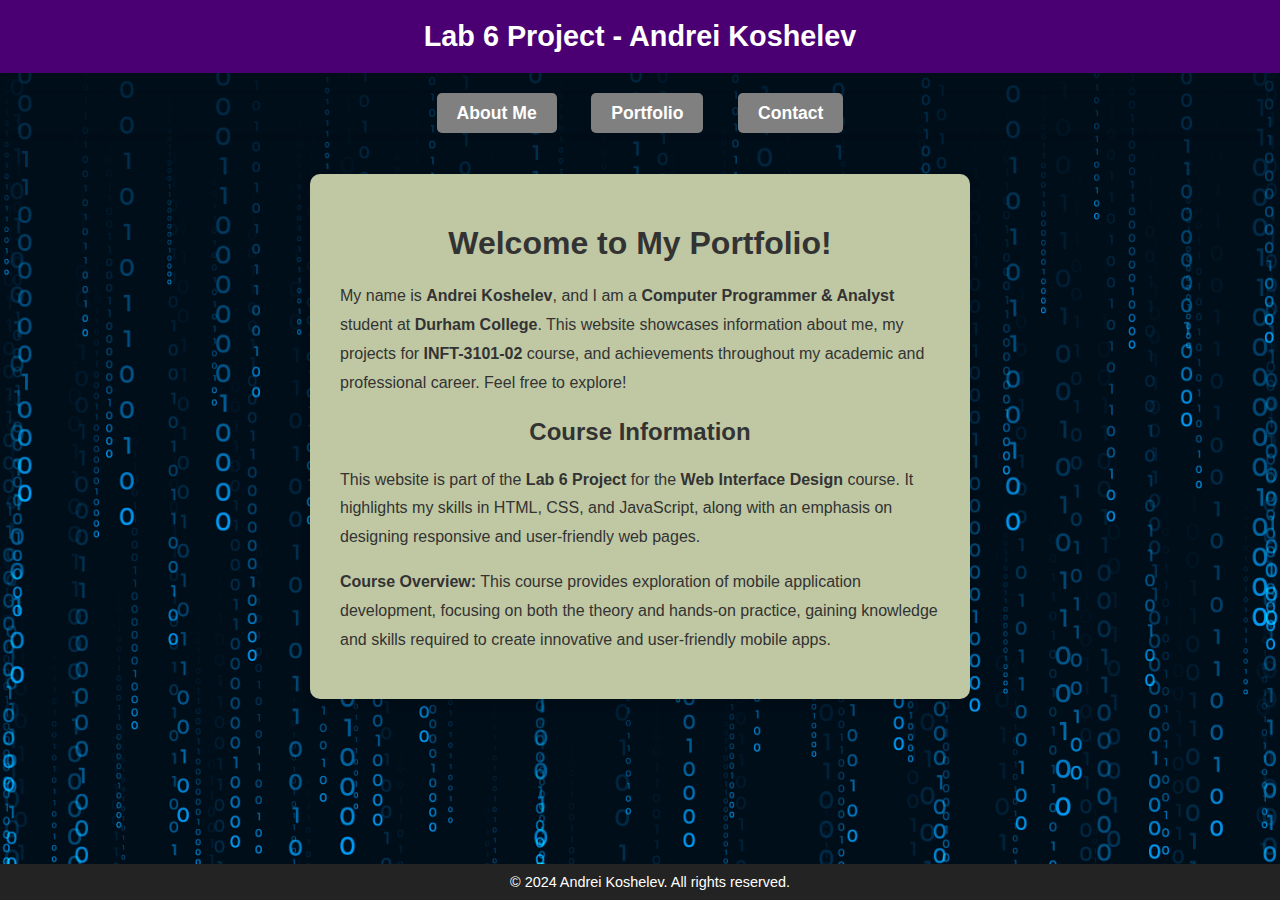
<file: index.html>
<!DOCTYPE html>
<html lang="en">
<head>
    <meta charset="UTF-8">
    <meta name="viewport" content="width=device-width, initial-scale=1.0">
    <title>Lab 6 Project - Andrei Koshelev</title>
    <link rel="stylesheet" href="css/styles.css">
    <script src="js/main.js"></script>
</head>
<body>
    <header>
        Lab 6 Project - Andrei Koshelev
    </header>

    <nav>
        <ul>
            <li><a href="about.html">About Me</a></li>
            <li><a href="portfolio.html">Portfolio</a></li>
            <li><a href="contact.html">Contact</a></li>
        </ul>
    </nav>

    <main>
        <div class="container">
            <h1>Welcome to My Portfolio!</h1>
            <p>
                My name is <strong>Andrei Koshelev</strong>, and I am a <strong>Computer Programmer & Analyst</strong> student at 
                <strong>Durham College</strong>. This website showcases information about me, my projects for 
                <strong>INFT-3101-02</strong> course, and achievements throughout my academic and professional career. 
                Feel free to explore!
            </p>
            <h2>Course Information</h2>
            <p>
                This website is part of the <strong>Lab 6 Project</strong> for the <strong>Web Interface Design</strong> course. 
                It highlights my skills in HTML, CSS, and JavaScript, along with an emphasis on designing responsive and 
                user-friendly web pages.
            </p>
            <p>
                <strong>Course Overview:</strong> This course provides exploration of mobile application development, 
                focusing on both the theory and hands-on practice, gaining knowledge and skills required to create 
                innovative and user-friendly mobile apps.
            </p>
        </div>
    </main>

    <footer>
        © 2024 Andrei Koshelev. All rights reserved.
    </footer>
</body>
</html>
</file>
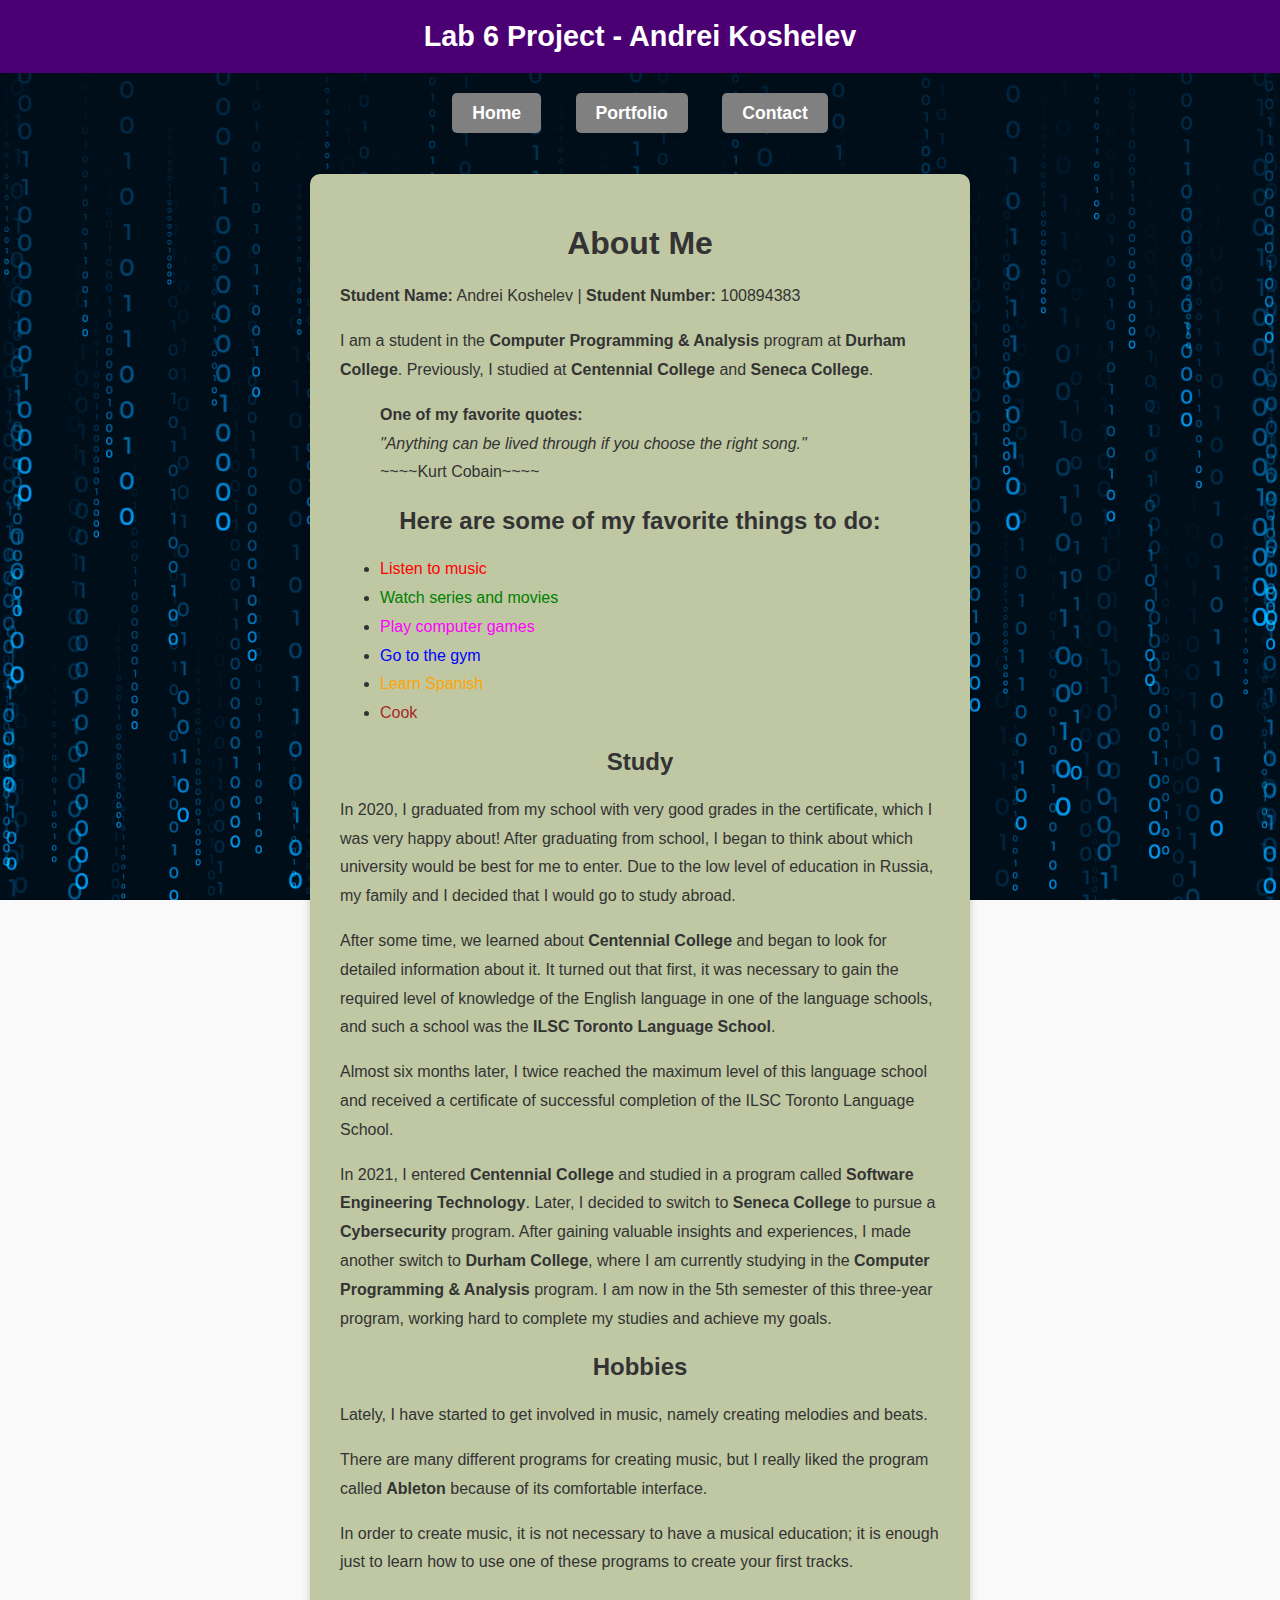
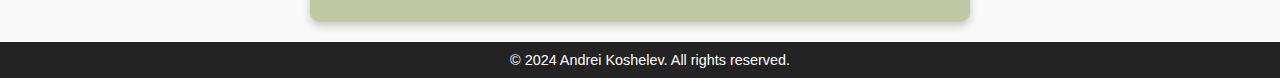
<file: about.html>
<!DOCTYPE html>
<html lang="en">
<head>
    <meta charset="UTF-8">
    <meta name="viewport" content="width=device-width, initial-scale=1.0">
    <title>Lab 6 Project - Andrei Koshelev</title>
    <link rel="stylesheet" href="css/styles.css">
    <script src="js/main.js"></script>
</head>
<body>
    <header>
        Lab 6 Project - Andrei Koshelev
    </header>

    <nav>
        <ul>
            <li><a href="index.html">Home</a></li>
            <li><a href="portfolio.html">Portfolio</a></li>
            <li><a href="contact.html">Contact</a></li>
        </ul>
    </nav>

    <main>
        <div class="container">
            <h1>About Me</h1>
            <p><strong>Student Name:</strong> Andrei Koshelev | <strong>Student Number:</strong> 100894383</p>

            <section>
                <p>I am a student in the <strong>Computer Programming & Analysis </strong>program at <strong>Durham College</strong>.
                Previously, I studied at <strong>Centennial College</strong> and <strong>Seneca College</strong>.</p>

                <blockquote>
                    <strong>One of my favorite quotes:</strong><br>
                    <i>"Anything can be lived through if you choose the right song."</i><br> ~~~~Kurt Cobain~~~~
                </blockquote>

                <h2>Here are some of my favorite things to do:</h2>
                <ul>
                    <li><span style="color:red;"> Listen to music</span></li>
                    <li><span style="color:green;"> Watch series and movies</span></li>
                    <li><span style="color:magenta;"> Play computer games</span></li>
                    <li><span style="color:blue;"> Go to the gym</span></li>
                    <li><span style="color:orange;"> Learn Spanish</span></li>
                    <li><span style="color:brown;"> Cook</span></li>
                </ul>
            </section>

            <section>
                <h2>Study</h2>
                <p>In 2020, I graduated from my school with very good grades in the certificate, which I was very happy about! 
                After graduating from school, I began to think about which university would be best for me to enter. 
                Due to the low level of education in Russia, my family and I decided that I would go to study abroad.</p>

                <p>After some time, we learned about <strong>Centennial College</strong> and began to look for detailed information about it. 
                It turned out that first, it was necessary to gain the required level of knowledge of the English language in one of the language schools, and such a school was the <strong>ILSC Toronto Language School</strong>.</p>

                <p>Almost six months later, I twice reached the maximum level of this language school and received a certificate of successful completion of the ILSC Toronto Language School.</p>

                <p>In 2021, I entered <strong>Centennial College</strong> and studied in a program called <strong>Software Engineering Technology</strong>. Later, I decided to switch to <strong>Seneca College</strong> to pursue a <strong>Cybersecurity</strong> program. 
                After gaining valuable insights and experiences, I made another switch to <strong>Durham College</strong>, where I am currently studying in the <strong>Computer Programming & Analysis</strong> program. 
                I am now in the 5th semester of this three-year program, working hard to complete my studies and achieve my goals.</p>
            </section>

            <section>
                <h2>Hobbies</h2>
                <p>Lately, I have started to get involved in music, namely creating melodies and beats.</p>
                <p>There are many different programs for creating music, but I really liked the program called <strong>Ableton</strong> because of its comfortable interface.</p>
                <p>In order to create music, it is not necessary to have a musical education; it is enough just to learn how to use one of these programs to create your first tracks.</p>
            </section>
        </div>
    </main>

    <footer>
        © 2024 Andrei Koshelev. All rights reserved.
    </footer>
</body>
</html>
</file>
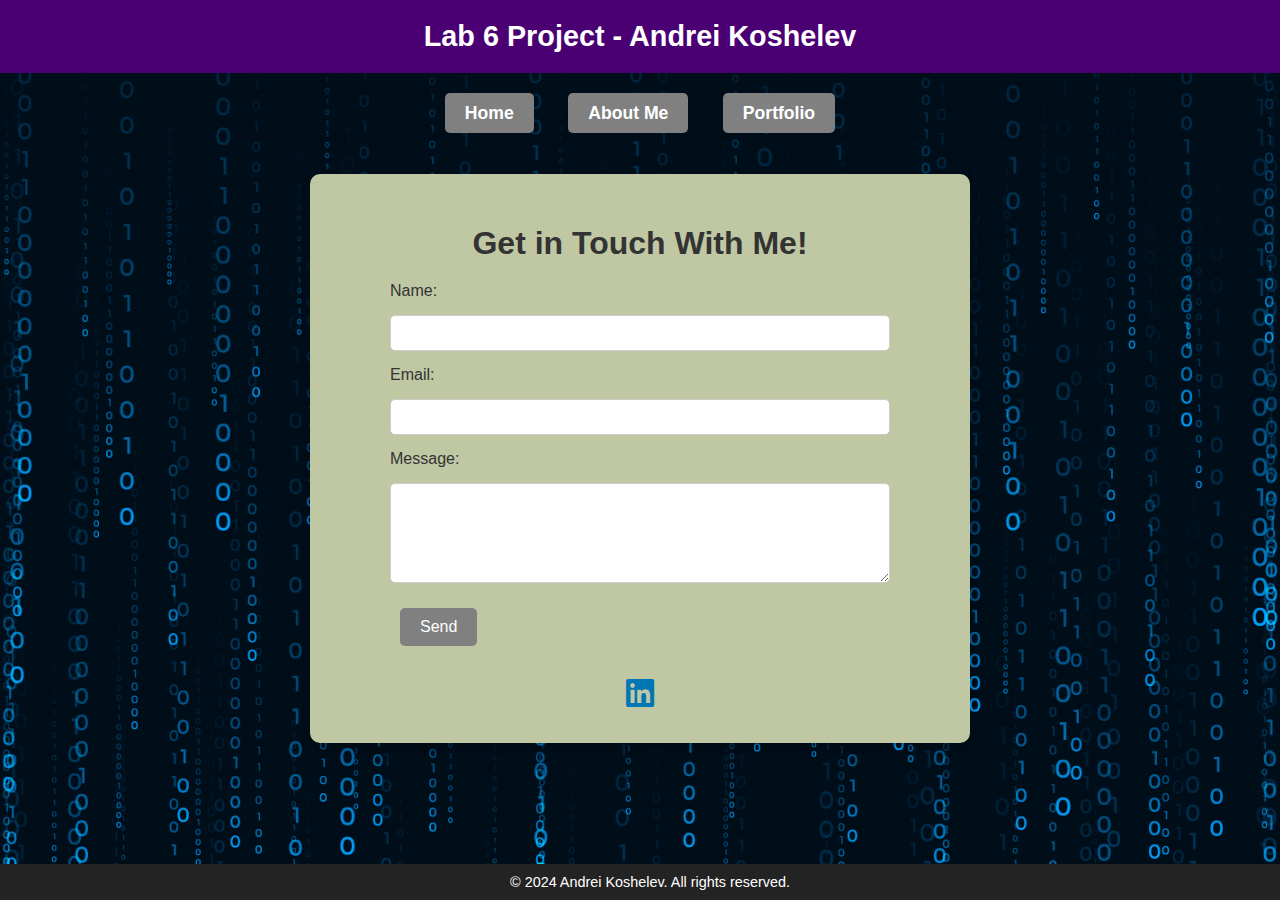
<file: contact.html>
<!DOCTYPE html>
<html lang="en">
<head>
    <meta charset="UTF-8">
    <meta name="viewport" content="width=device-width, initial-scale=1.0">
    <title>Lab 6 Project - Andrei Koshelev</title>
    <link rel="stylesheet" href="css/styles.css">
    <link href="https://cdnjs.cloudflare.com/ajax/libs/font-awesome/6.0.0-beta3/css/all.min.css" rel="stylesheet">
    <script src="js/main.js"></script>
</head>
<body>
    <header>
        Lab 6 Project - Andrei Koshelev
    </header>

    <nav>
        <ul>
            <li><a href="index.html">Home</a></li>
            <li><a href="about.html">About Me</a></li>
            <li><a href="portfolio.html">Portfolio</a></li>
        </ul>
    </nav>

    <main>
        <div class="container">
            <h1>Get in Touch With Me!</h1>
            <form id="contact-form">
                <label for="name">Name:</label>
                <input type="text" id="name" name="name" required>
            
                <label for="email">Email:</label>
                <input type="email" id="email" name="email" required>
            
                <label for="message">Message:</label>
                <textarea id="message" name="message" required></textarea>
            
                <button type="submit">Send</button>
            </form> 
            
            <!-- LinkedIn Icon -->
            <div class="social-icons">
                <a href="https://www.linkedin.com/in/andrei-koshelev-66114822b/" target="_blank" title="Visit my LinkedIn Profile">
                    <i class="fab fa-linkedin"></i>
                </a>
            </div>            
        </div>        
    </main>

    <footer>
        © 2024 Andrei Koshelev. All rights reserved.
    </footer>
</body>
</html>
</file>
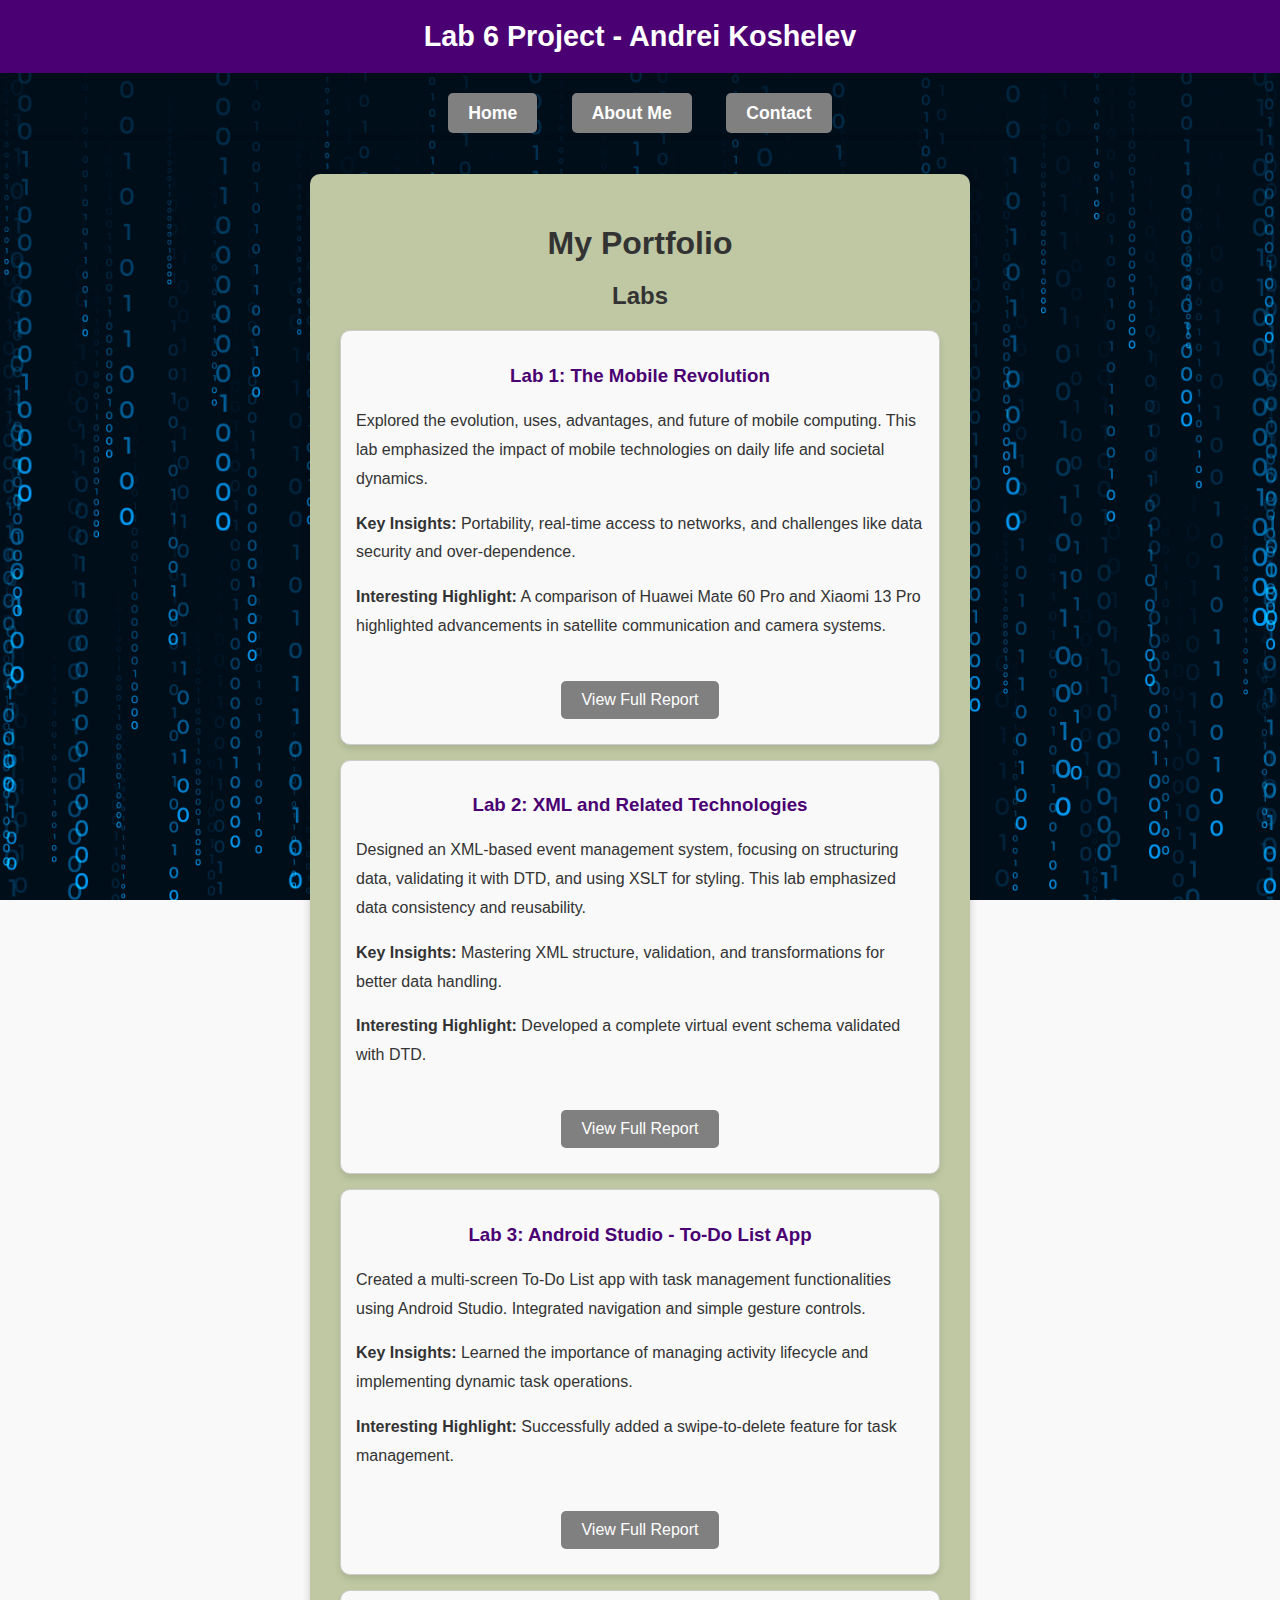
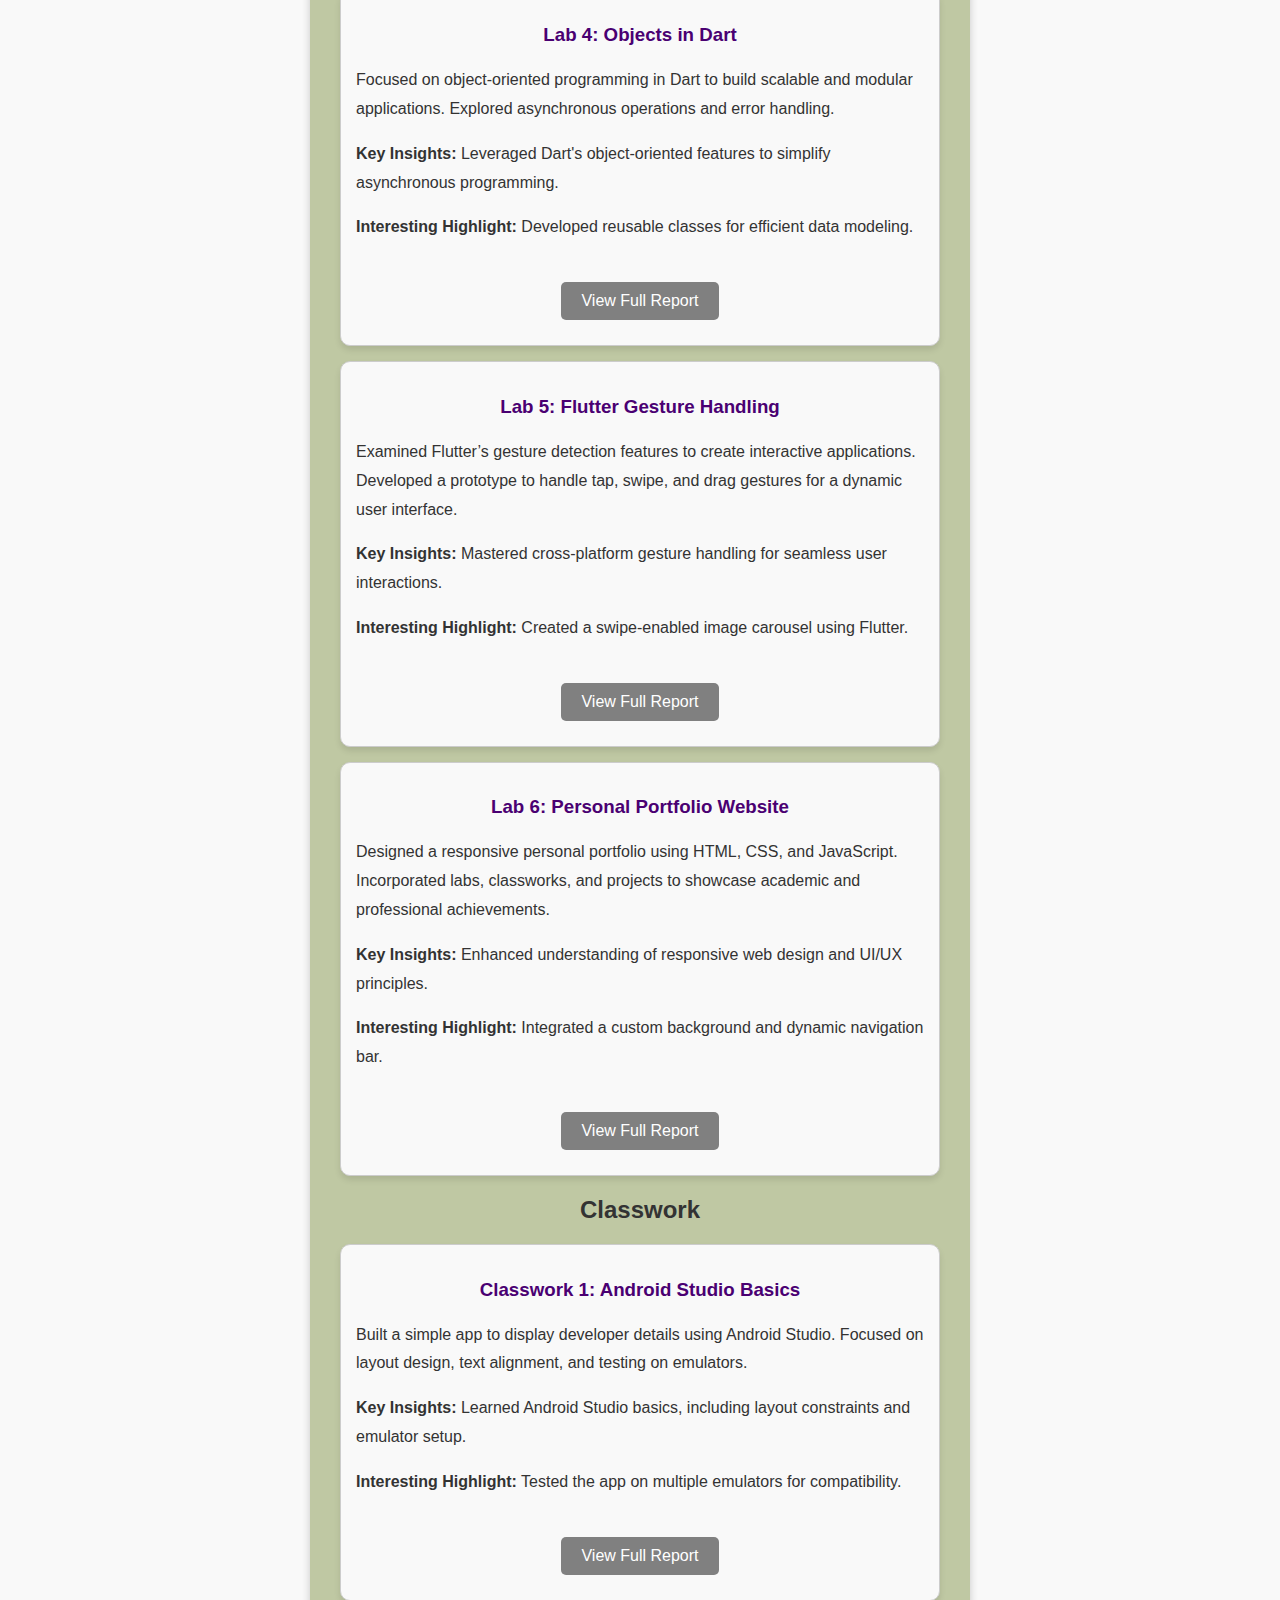
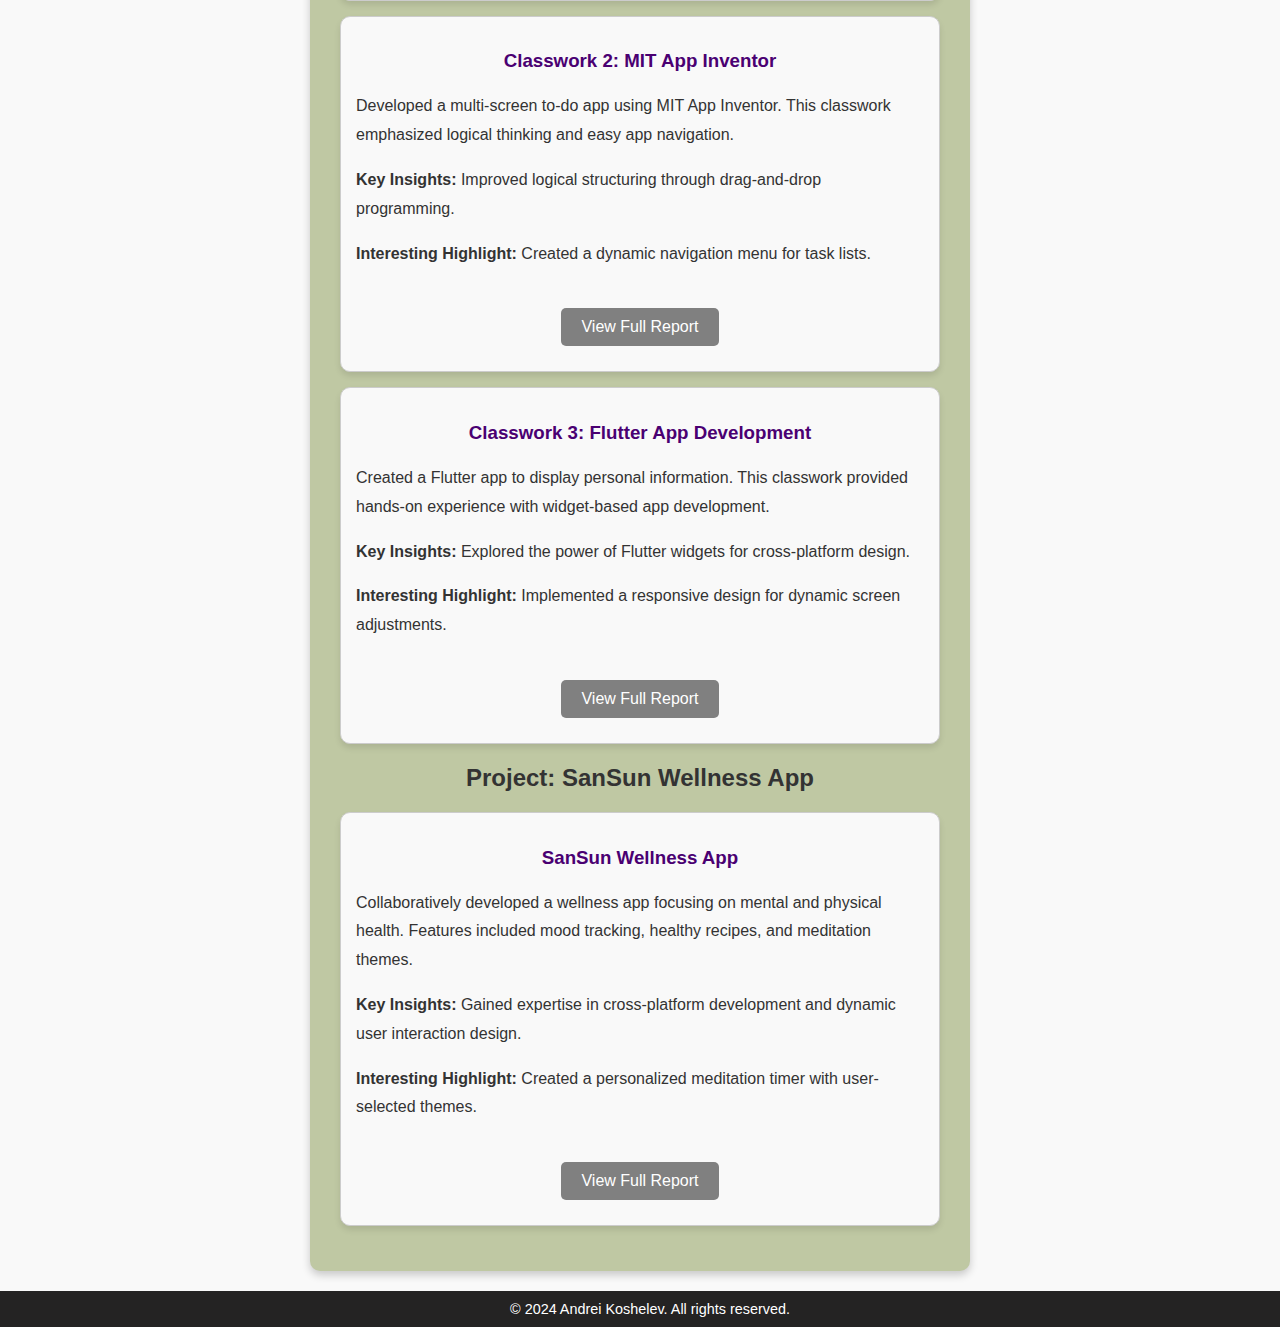
<file: portfolio.html>
<!DOCTYPE html>
<html lang="en">
<head>
    <meta charset="UTF-8">
    <meta name="viewport" content="width=device-width, initial-scale=1.0">
    <title>Lab 6 Project - Andrei Koshelev</title>
    <link rel="stylesheet" href="css/styles.css">
    <script src="js/main.js"></script>
</head>
<body>
    <header>
        Lab 6 Project - Andrei Koshelev
    </header>

    <nav>
        <ul>
            <li><a href="index.html">Home</a></li>
            <li><a href="about.html">About Me</a></li>
            <li><a href="contact.html">Contact</a></li>
        </ul>
    </nav>

    <main>
        <div class="container">
            <h1>My Portfolio</h1>

            <!-- Labs Section -->
            <section>
                <h2>Labs</h2>

                <div class="card">
                    <h3>Lab 1: The Mobile Revolution</h3>
                    <p>
                        Explored the evolution, uses, advantages, and future of mobile computing. This lab emphasized the impact of mobile technologies on daily life and societal dynamics.
                    </p>
                    <p><strong>Key Insights:</strong> Portability, real-time access to networks, and challenges like data security and over-dependence.</p>
                    <p><strong>Interesting Highlight:</strong> A comparison of Huawei Mate 60 Pro and Xiaomi 13 Pro highlighted advancements in satellite communication and camera systems.</p>
                    <div class="button-container">
                        <button onclick="location.href='labs/lab1.html'">View Full Report</button>
                    </div>
                </div>

                <div class="card">
                    <h3>Lab 2: XML and Related Technologies</h3>
                    <p>
                        Designed an XML-based event management system, focusing on structuring data, validating it with DTD, and using XSLT for styling. This lab emphasized data consistency and reusability.
                    </p>
                    <p><strong>Key Insights:</strong> Mastering XML structure, validation, and transformations for better data handling.</p>
                    <p><strong>Interesting Highlight:</strong> Developed a complete virtual event schema validated with DTD.</p>
                    <div class="button-container">
                        <button onclick="location.href='labs/lab2.html'">View Full Report</button>
                    </div>
                </div>

                <div class="card">
                    <h3>Lab 3: Android Studio - To-Do List App</h3>
                    <p>
                        Created a multi-screen To-Do List app with task management functionalities using Android Studio. Integrated navigation and simple gesture controls.
                    </p>
                    <p><strong>Key Insights:</strong> Learned the importance of managing activity lifecycle and implementing dynamic task operations.</p>
                    <p><strong>Interesting Highlight:</strong> Successfully added a swipe-to-delete feature for task management.</p>
                    <div class="button-container">
                        <button onclick="location.href='labs/lab3.html'">View Full Report</button>
                    </div>
                </div>

                <div class="card">
                    <h3>Lab 4: Objects in Dart</h3>
                    <p>
                        Focused on object-oriented programming in Dart to build scalable and modular applications. Explored asynchronous operations and error handling.
                    </p>
                    <p><strong>Key Insights:</strong> Leveraged Dart's object-oriented features to simplify asynchronous programming.</p>
                    <p><strong>Interesting Highlight:</strong> Developed reusable classes for efficient data modeling.</p>
                    <div class="button-container">
                        <button onclick="location.href='labs/lab4.html'">View Full Report</button>
                    </div>
                </div>

                <div class="card">
                    <h3>Lab 5: Flutter Gesture Handling</h3>
                    <p>
                        Examined Flutter’s gesture detection features to create interactive applications. Developed a prototype to handle tap, swipe, and drag gestures for a dynamic user interface.
                    </p>
                    <p><strong>Key Insights:</strong> Mastered cross-platform gesture handling for seamless user interactions.</p>
                    <p><strong>Interesting Highlight:</strong> Created a swipe-enabled image carousel using Flutter.</p>
                    <div class="button-container">
                        <button onclick="location.href='labs/lab5.html'">View Full Report</button>
                    </div>
                </div>

                <div class="card">
                    <h3>Lab 6: Personal Portfolio Website</h3>
                    <p>
                        Designed a responsive personal portfolio using HTML, CSS, and JavaScript. Incorporated labs, classworks, and projects to showcase academic and professional achievements.
                    </p>
                    <p><strong>Key Insights:</strong> Enhanced understanding of responsive web design and UI/UX principles.</p>
                    <p><strong>Interesting Highlight:</strong> Integrated a custom background and dynamic navigation bar.</p>
                    <div class="button-container">
                        <button onclick="location.href='labs/lab6.html'">View Full Report</button>
                    </div>
                </div>
            </section>

            <!-- Classwork Section -->
            <section>
                <h2>Classwork</h2>

                <div class="card">
                    <h3>Classwork 1: Android Studio Basics</h3>
                    <p>
                        Built a simple app to display developer details using Android Studio. Focused on layout design, text alignment, and testing on emulators.
                    </p>
                    <p><strong>Key Insights:</strong> Learned Android Studio basics, including layout constraints and emulator setup.</p>
                    <p><strong>Interesting Highlight:</strong> Tested the app on multiple emulators for compatibility.</p>
                    <div class="button-container">
                        <button onclick="location.href='classwork/classwork1.html'">View Full Report</button>
                    </div>
                </div>

                <div class="card">
                    <h3>Classwork 2: MIT App Inventor</h3>
                    <p>
                        Developed a multi-screen to-do app using MIT App Inventor. This classwork emphasized logical thinking and easy app navigation.
                    </p>
                    <p><strong>Key Insights:</strong> Improved logical structuring through drag-and-drop programming.</p>
                    <p><strong>Interesting Highlight:</strong> Created a dynamic navigation menu for task lists.</p>
                    <div class="button-container">
                        <button onclick="location.href='classwork/classwork2.html'">View Full Report</button>
                    </div>
                </div>

                <div class="card">
                    <h3>Classwork 3: Flutter App Development</h3>
                    <p>
                        Created a Flutter app to display personal information. This classwork provided hands-on experience with widget-based app development.
                    </p>
                    <p><strong>Key Insights:</strong> Explored the power of Flutter widgets for cross-platform design.</p>
                    <p><strong>Interesting Highlight:</strong> Implemented a responsive design for dynamic screen adjustments.</p>
                    <div class="button-container">
                        <button onclick="location.href='classwork/classwork3.html'">View Full Report</button>
                    </div>
                </div>
            </section>

            <!-- Final Project Section -->
            <section>
                <h2>Project: SanSun Wellness App</h2>
                <div class="card">
                    <h3>SanSun Wellness App</h3>
                    <p>
                        Collaboratively developed a wellness app focusing on mental and physical health. Features included mood tracking, healthy recipes, and meditation themes.
                    </p>
                    <p><strong>Key Insights:</strong> Gained expertise in cross-platform development and dynamic user interaction design.</p>
                    <p><strong>Interesting Highlight:</strong> Created a personalized meditation timer with user-selected themes.</p>
                    <div class="button-container">
                        <button onclick="location.href='project/final_project.html'">View Full Report</button>
                    </div>
                </div>
            </section>
        </div>
    </main>

    <footer>
        © 2024 Andrei Koshelev. All rights reserved.
    </footer>
</body>
</html>
</file>
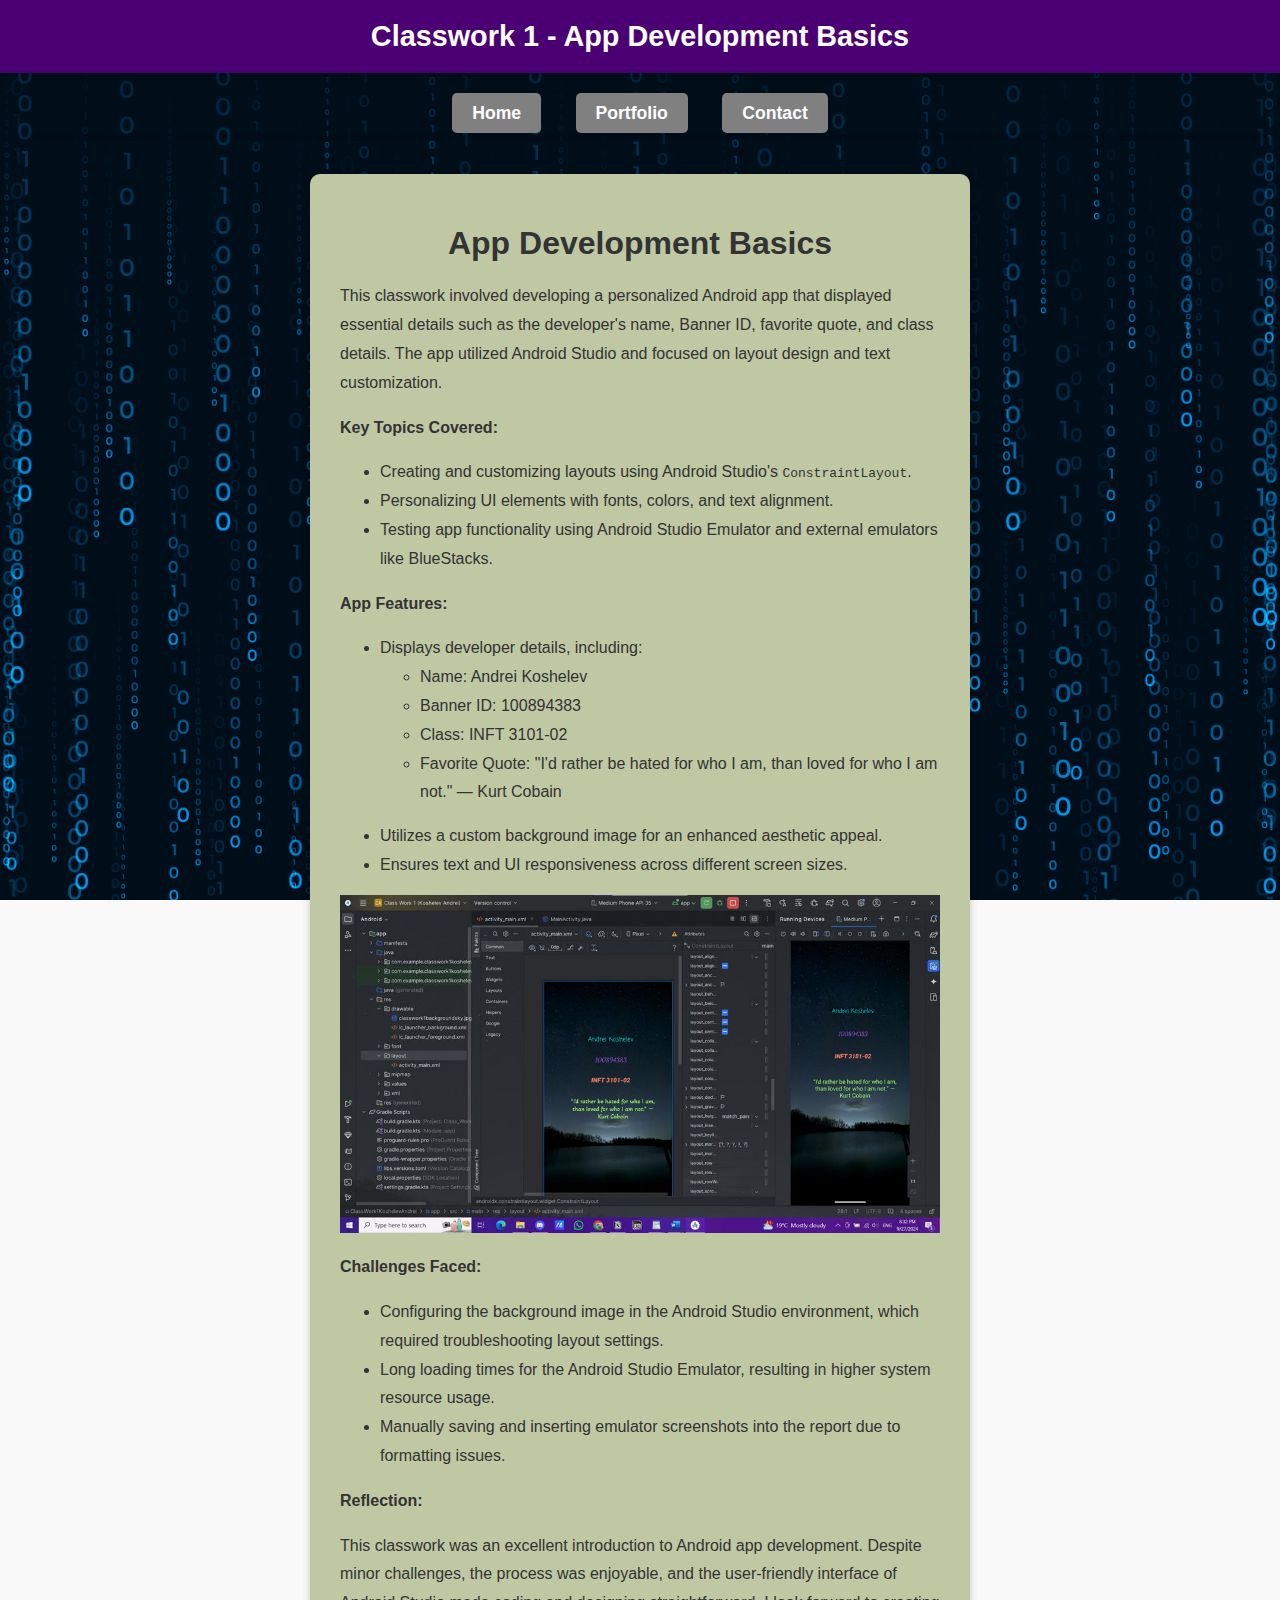
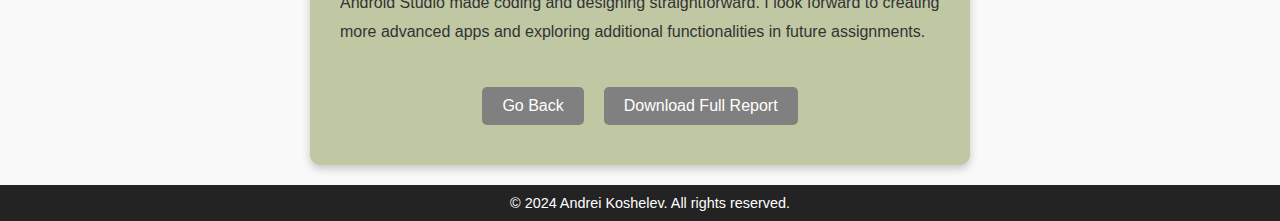
<file: classwork/classwork1.html>
<!DOCTYPE html>
<html lang="en">
<head>
    <meta charset="UTF-8">
    <meta name="viewport" content="width=device-width, initial-scale=1.0">
    <title>Classwork 1 - App Development Basics</title>
    <link rel="stylesheet" href="../css/styles.css">
</head>
<body>
    <header>
        Classwork 1 - App Development Basics
    </header>

    <nav>
        <ul>
            <li><a href="../index.html">Home</a></li>
            <li><a href="../portfolio.html">Portfolio</a></li>
            <li><a href="../contact.html">Contact</a></li>
        </ul>
    </nav>

    <main>
        <div class="container">
            <h1>App Development Basics</h1>
            <p>
                This classwork involved developing a personalized Android app that displayed essential details such as the developer's name, Banner ID, favorite quote, and class details. The app utilized Android Studio and focused on layout design and text customization.
            </p>

            <p><strong>Key Topics Covered:</strong></p>
            <ul>
                <li>Creating and customizing layouts using Android Studio's <code>ConstraintLayout</code>.</li>
                <li>Personalizing UI elements with fonts, colors, and text alignment.</li>
                <li>Testing app functionality using Android Studio Emulator and external emulators like BlueStacks.</li>
            </ul>

            <p><strong>App Features:</strong></p>
            <ul>
                <li>Displays developer details, including:
                    <ul>
                        <li>Name: Andrei Koshelev</li>
                        <li>Banner ID: 100894383</li>
                        <li>Class: INFT 3101-02</li>
                        <li>Favorite Quote: "I'd rather be hated for who I am, than loved for who I am not." ― Kurt Cobain</li>
                    </ul>
                </li>
                <li>Utilizes a custom background image for an enhanced aesthetic appeal.</li>
                <li>Ensures text and UI responsiveness across different screen sizes.</li>
            </ul>

            <img src="../images/classwork1.jpg" alt="Class Work 1 Screenshot" style="max-width:100%; height:auto;">

            <p><strong>Challenges Faced:</strong></p>
            <ul>
                <li>Configuring the background image in the Android Studio environment, which required troubleshooting layout settings.</li>
                <li>Long loading times for the Android Studio Emulator, resulting in higher system resource usage.</li>
                <li>Manually saving and inserting emulator screenshots into the report due to formatting issues.</li>
            </ul>

            <p><strong>Reflection:</strong></p>
            <p>
                This classwork was an excellent introduction to Android app development. Despite minor challenges, the process was enjoyable, and the user-friendly interface of Android Studio made coding and designing straightforward. I look forward to creating more advanced apps and exploring additional functionalities in future assignments.
            </p>
            <div class="button-container">
                <button onclick="location.href='../portfolio.html'">Go Back</button>
                <button onclick="location.href='../assets/reports/ClassWork1.docx'" download>Download Full Report</button>
            </div>
        </div>
    </main>

    <footer>
        © 2024 Andrei Koshelev. All rights reserved.
    </footer>
</body>
</html>
</file>
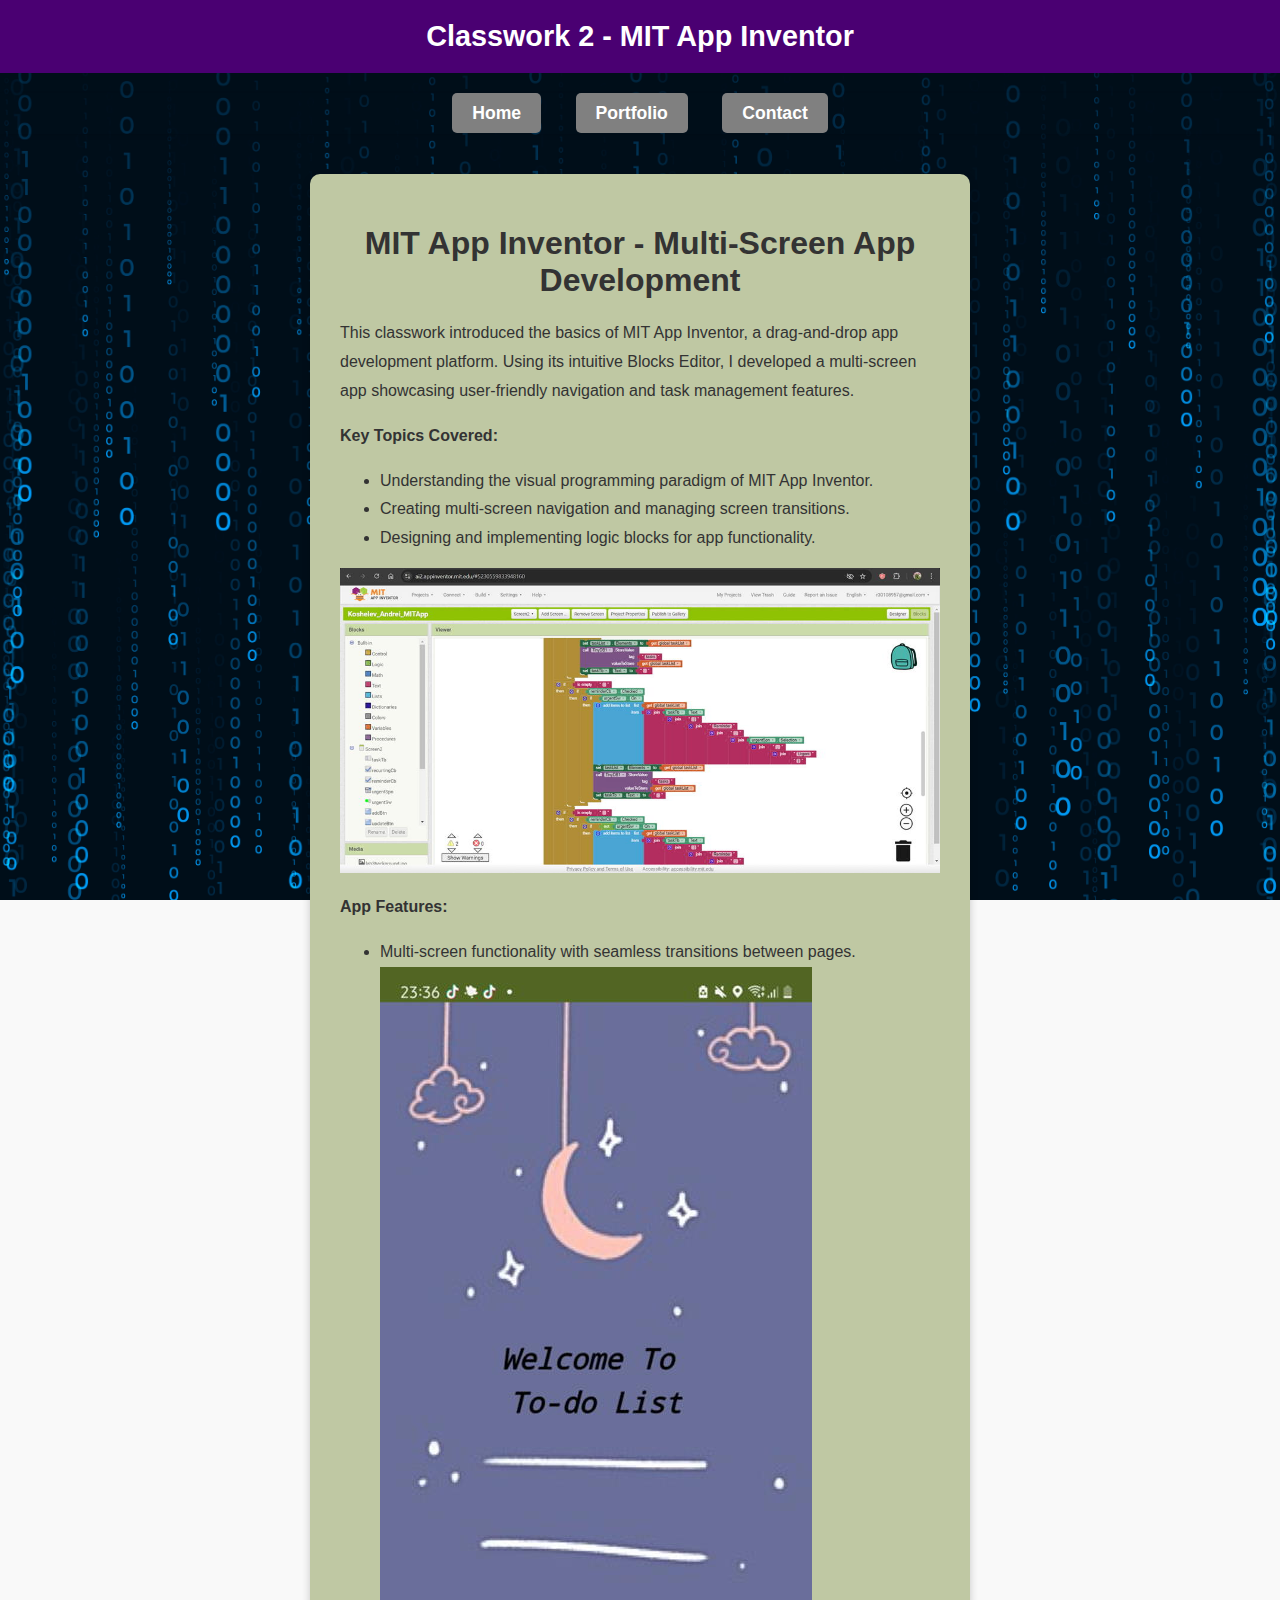
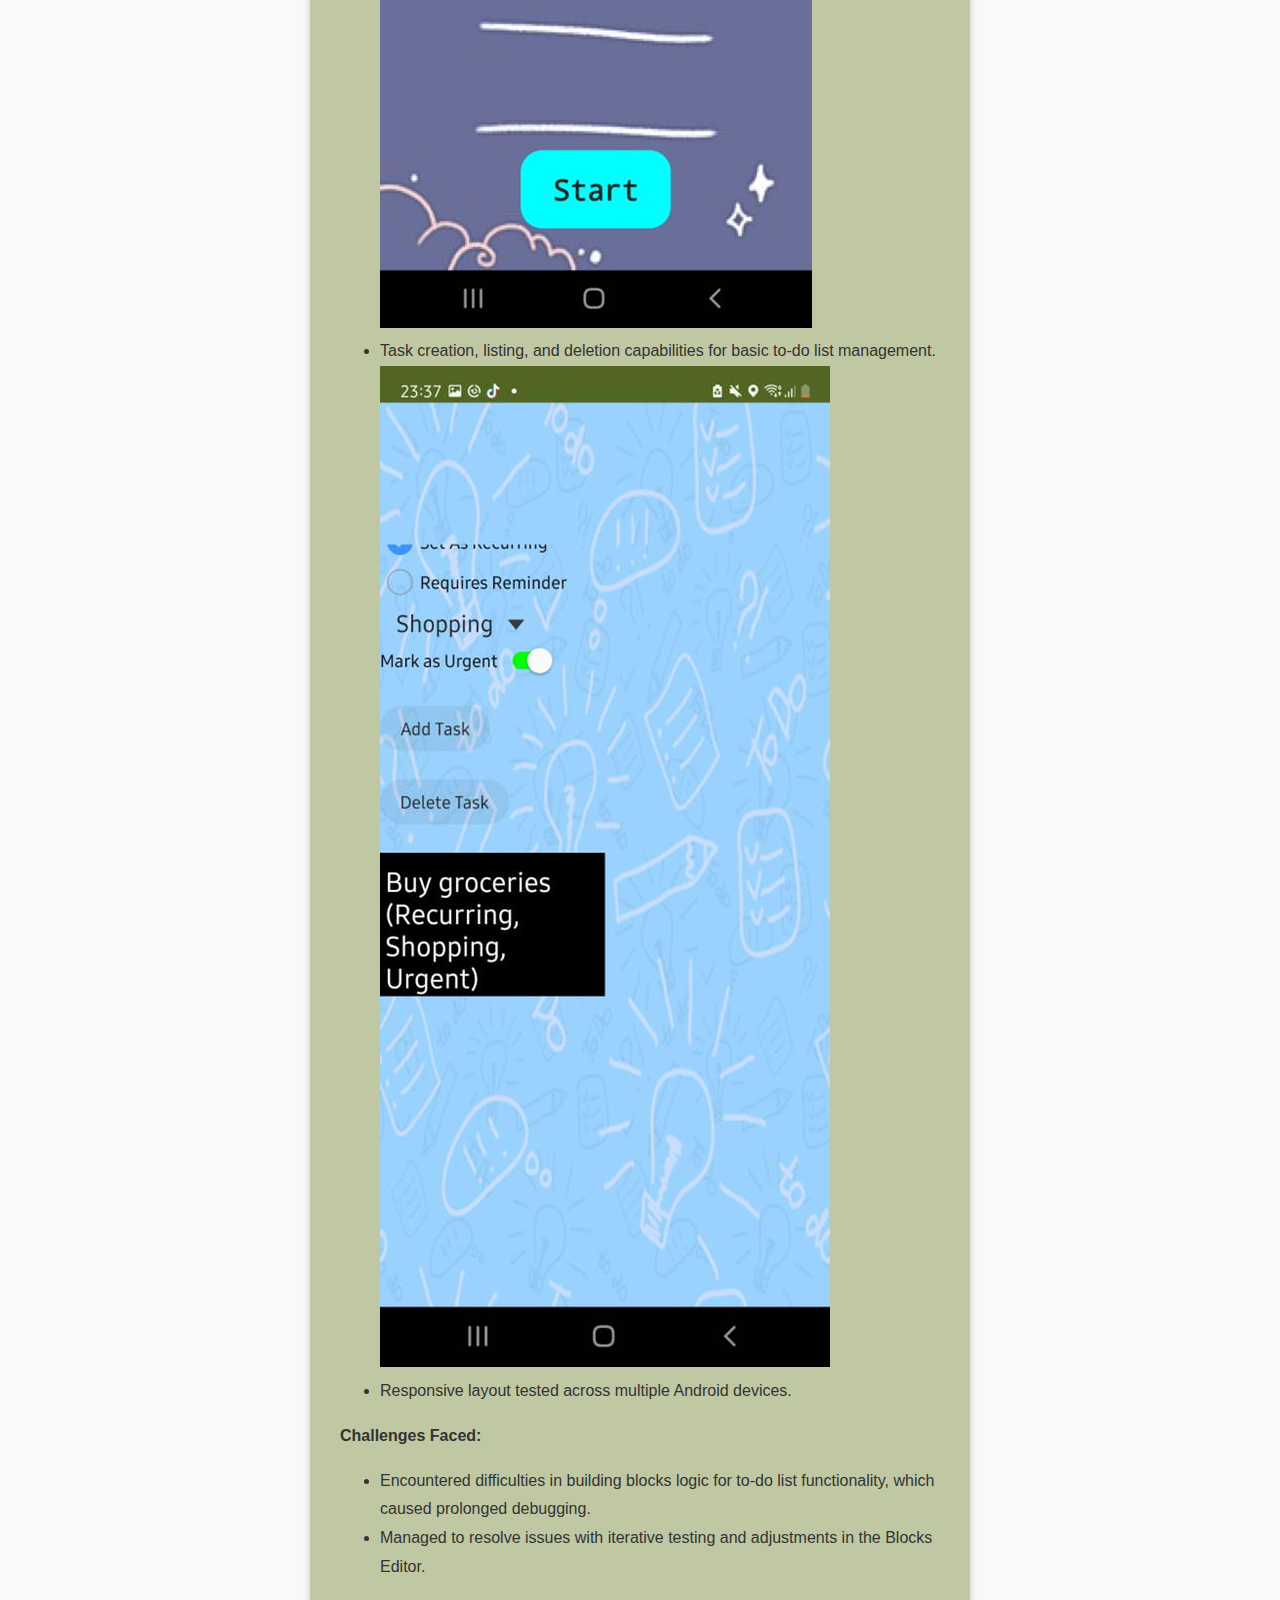
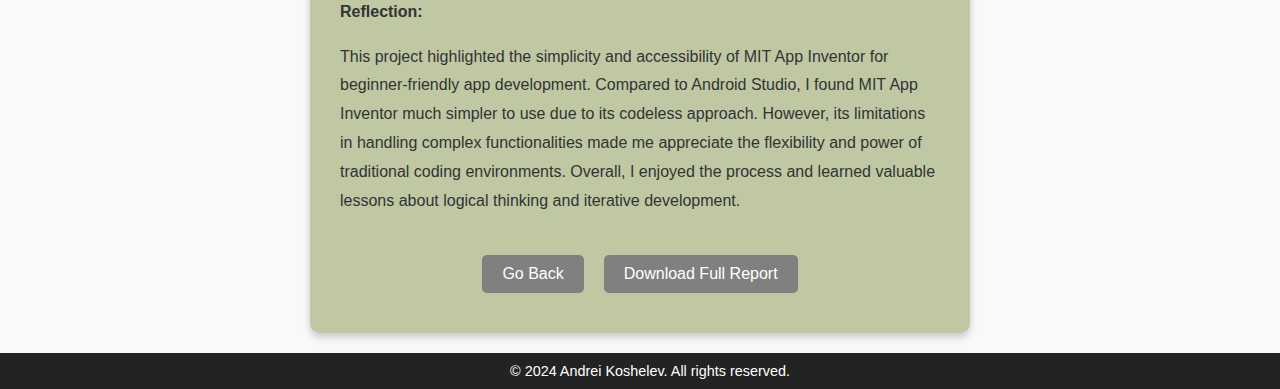
<file: classwork/classwork2.html>
<!DOCTYPE html>
<html lang="en">
<head>
    <meta charset="UTF-8">
    <meta name="viewport" content="width=device-width, initial-scale=1.0">
    <title>Classwork 2 - MIT App Inventor</title>
    <link rel="stylesheet" href="../css/styles.css">
</head>
<body>
    <header>
        Classwork 2 - MIT App Inventor
    </header>

    <nav>
        <ul>
            <li><a href="../index.html">Home</a></li>
            <li><a href="../portfolio.html">Portfolio</a></li>
            <li><a href="../contact.html">Contact</a></li>
        </ul>
    </nav>

    <main>
        <div class="container">
            <h1>MIT App Inventor - Multi-Screen App Development</h1>
            <p>
                This classwork introduced the basics of MIT App Inventor, a drag-and-drop app development platform. Using its intuitive Blocks Editor, I developed a multi-screen app showcasing user-friendly navigation and task management features.
            </p>

            <p><strong>Key Topics Covered:</strong></p>
            <ul>
                <li>Understanding the visual programming paradigm of MIT App Inventor.</li>
                <li>Creating multi-screen navigation and managing screen transitions.</li>
                <li>Designing and implementing logic blocks for app functionality.</li>
            </ul>

            <img src="../images/classwork2.1.jpg" alt="Class Work 2 Screenshot" style="max-width:100%; height:auto;">

            <p><strong>App Features:</strong></p>
            <ul>
                <li>Multi-screen functionality with seamless transitions between pages.</li>

                <img src="../images/classwork2.2.jpg" alt="Class Work 2 Screenshot" style="max-width:100%; height:auto;">

                <li>Task creation, listing, and deletion capabilities for basic to-do list management.</li>

                <img src="../images/classwork2.3.jpg" alt="Class Work 2 Screenshot" style="max-width:100%; height:auto;">

                <li>Responsive layout tested across multiple Android devices.</li>
            </ul>

            <p><strong>Challenges Faced:</strong></p>
            <ul>
                <li>Encountered difficulties in building blocks logic for to-do list functionality, which caused prolonged debugging.</li>
                <li>Managed to resolve issues with iterative testing and adjustments in the Blocks Editor.</li>
            </ul>

            <p><strong>Reflection:</strong></p>
            <p>
                This project highlighted the simplicity and accessibility of MIT App Inventor for beginner-friendly app development. Compared to Android Studio, I found MIT App Inventor much simpler to use due to its codeless approach. However, its limitations in handling complex functionalities made me appreciate the flexibility and power of traditional coding environments. Overall, I enjoyed the process and learned valuable lessons about logical thinking and iterative development.
            </p>
            <div class="button-container">
                <button onclick="location.href='../portfolio.html'">Go Back</button>
                <button onclick="location.href='../assets/reports/ClassWork2.docx'" download>Download Full Report</button>
            </div>
        </div>
    </main>

    <footer>
        © 2024 Andrei Koshelev. All rights reserved.
    </footer>
</body>
</html>
</file>
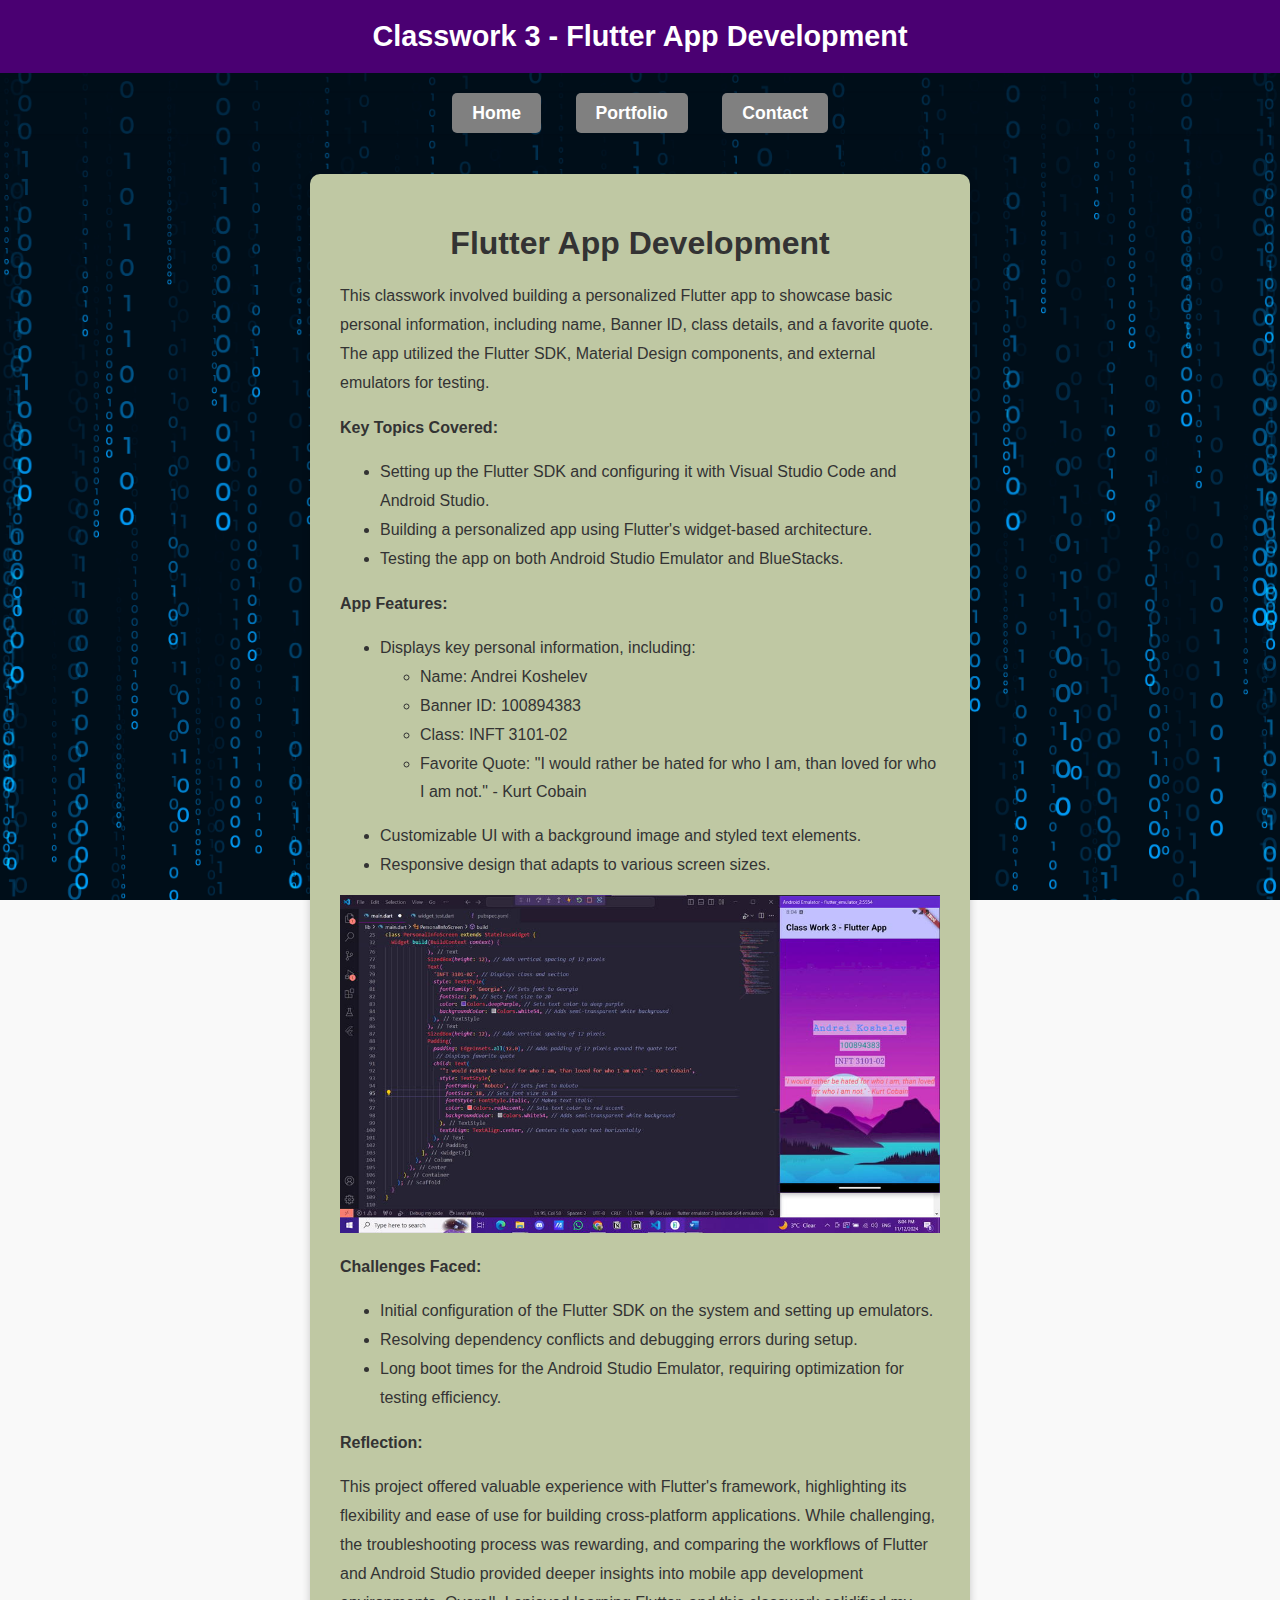
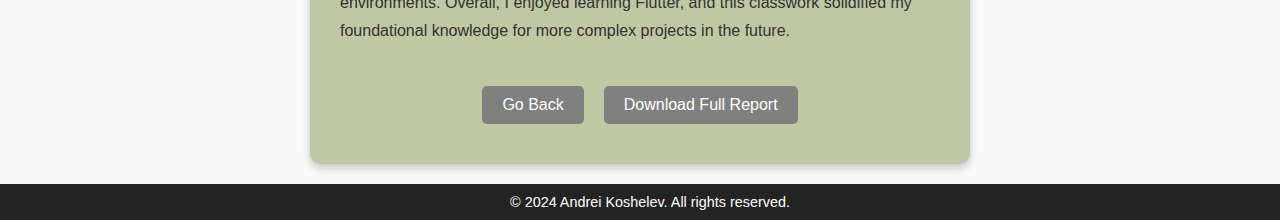
<file: classwork/classwork3.html>
<!DOCTYPE html>
<html lang="en">
<head>
    <meta charset="UTF-8">
    <meta name="viewport" content="width=device-width, initial-scale=1.0">
    <title>Classwork 3 - Flutter App Development</title>
    <link rel="stylesheet" href="../css/styles.css">
</head>
<body>
    <header>
        Classwork 3 - Flutter App Development
    </header>

    <nav>
        <ul>
            <li><a href="../index.html">Home</a></li>
            <li><a href="../portfolio.html">Portfolio</a></li>
            <li><a href="../contact.html">Contact</a></li>
        </ul>
    </nav>

    <main>
        <div class="container">
            <h1>Flutter App Development</h1>
            <p>
                This classwork involved building a personalized Flutter app to showcase basic personal information, including name, Banner ID, class details, and a favorite quote. The app utilized the Flutter SDK, Material Design components, and external emulators for testing.
            </p>

            <p><strong>Key Topics Covered:</strong></p>
            <ul>
                <li>Setting up the Flutter SDK and configuring it with Visual Studio Code and Android Studio.</li>
                <li>Building a personalized app using Flutter's widget-based architecture.</li>
                <li>Testing the app on both Android Studio Emulator and BlueStacks.</li>
            </ul>

            <p><strong>App Features:</strong></p>
            <ul>
                <li>Displays key personal information, including:
                    <ul>
                        <li>Name: Andrei Koshelev</li>
                        <li>Banner ID: 100894383</li>
                        <li>Class: INFT 3101-02</li>
                        <li>Favorite Quote: "I would rather be hated for who I am, than loved for who I am not." - Kurt Cobain</li>
                    </ul>
                </li>
                <li>Customizable UI with a background image and styled text elements.</li>
                <li>Responsive design that adapts to various screen sizes.</li>
            </ul>

            <img src="../images/classwork3.jpg" alt="Class Work 3 Screenshot" style="max-width:100%; height:auto;">

            <p><strong>Challenges Faced:</strong></p>
            <ul>
                <li>Initial configuration of the Flutter SDK on the system and setting up emulators.</li>
                <li>Resolving dependency conflicts and debugging errors during setup.</li>
                <li>Long boot times for the Android Studio Emulator, requiring optimization for testing efficiency.</li>
            </ul>

            <p><strong>Reflection:</strong></p>
            <p>
                This project offered valuable experience with Flutter's framework, highlighting its flexibility and ease of use for building cross-platform applications. While challenging, the troubleshooting process was rewarding, and comparing the workflows of Flutter and Android Studio provided deeper insights into mobile app development environments. Overall, I enjoyed learning Flutter, and this classwork solidified my foundational knowledge for more complex projects in the future.
            </p>
            <div class="button-container">
                <button onclick="location.href='../portfolio.html'">Go Back</button>
                <button onclick="location.href='../assets/reports/ClassWork3.docx'" download>Download Full Report</button>
            </div>
        </div>
    </main>

    <footer>
        © 2024 Andrei Koshelev. All rights reserved.
    </footer>
</body>
</html>
</file>
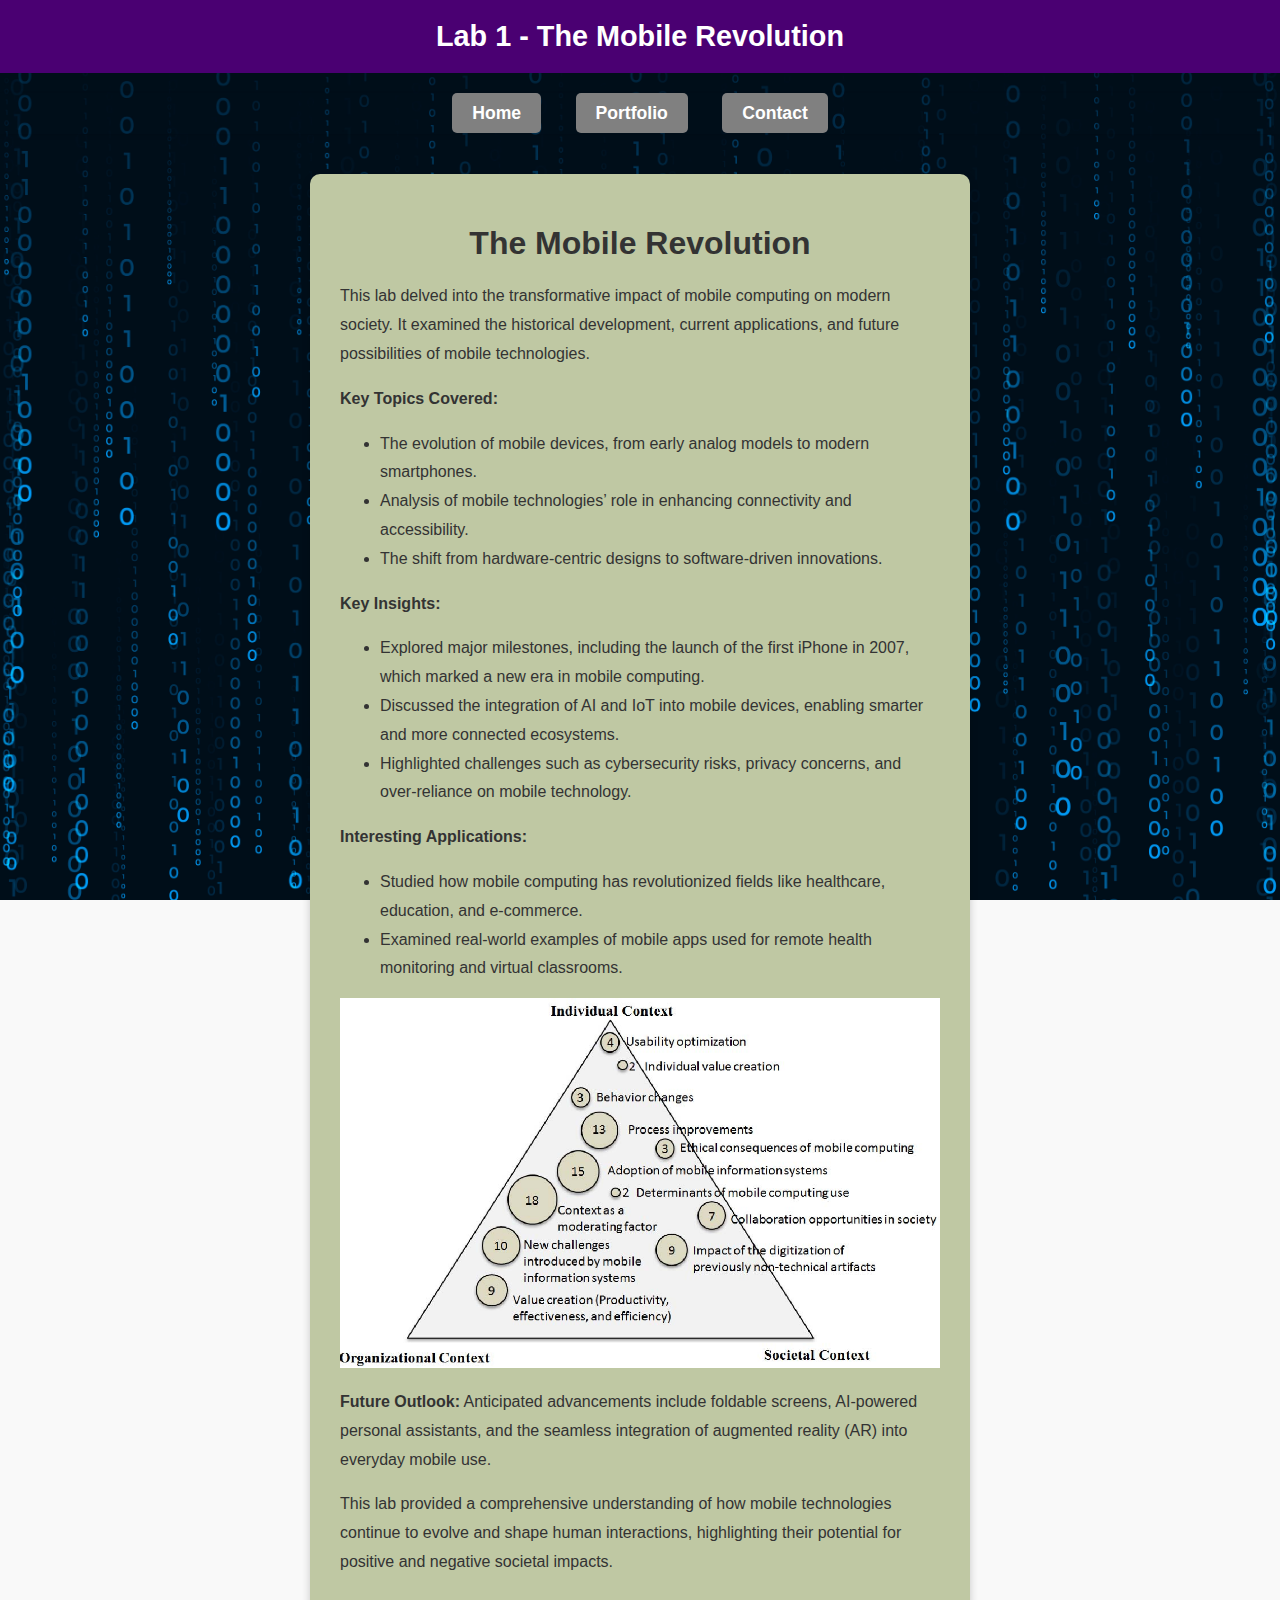
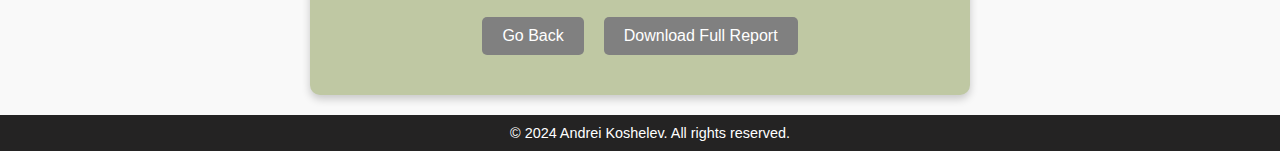
<file: labs/lab1.html>
<!DOCTYPE html>
<html lang="en">
<head>
    <meta charset="UTF-8">
    <meta name="viewport" content="width=device-width, initial-scale=1.0">
    <title>Lab 1 - The Mobile Revolution</title>
    <link rel="stylesheet" href="../css/styles.css">
</head>
<body>
    <header>
        Lab 1 - The Mobile Revolution
    </header>

    <nav>
        <ul>
            <li><a href="../index.html">Home</a></li>
            <li><a href="../portfolio.html">Portfolio</a></li>
            <li><a href="../contact.html">Contact</a></li>
        </ul>
    </nav>

    <main>
        <div class="container">
            <h1>The Mobile Revolution</h1>
            <p>
                This lab delved into the transformative impact of mobile computing on modern society. It examined the historical development, current applications, and future possibilities of mobile technologies.
            </p>

            <p><strong>Key Topics Covered:</strong></p>
            <ul>
                <li>The evolution of mobile devices, from early analog models to modern smartphones.</li>
                <li>Analysis of mobile technologies’ role in enhancing connectivity and accessibility.</li>
                <li>The shift from hardware-centric designs to software-driven innovations.</li>
            </ul>

            <p><strong>Key Insights:</strong></p>
            <ul>
                <li>Explored major milestones, including the launch of the first iPhone in 2007, which marked a new era in mobile computing.</li>
                <li>Discussed the integration of AI and IoT into mobile devices, enabling smarter and more connected ecosystems.</li>
                <li>Highlighted challenges such as cybersecurity risks, privacy concerns, and over-reliance on mobile technology.</li>
            </ul>

            <p><strong>Interesting Applications:</strong></p>
            <ul>
                <li>Studied how mobile computing has revolutionized fields like healthcare, education, and e-commerce.</li>
                <li>Examined real-world examples of mobile apps used for remote health monitoring and virtual classrooms.</li>
            </ul>

            <img src="../images/lab1.jpg" alt="Lab 1 Screenshot" style="max-width:100%; height:auto;">

            <p><strong>Future Outlook:</strong> 
                Anticipated advancements include foldable screens, AI-powered personal assistants, and the seamless integration of augmented reality (AR) into everyday mobile use.
            </p>

            <p>
                This lab provided a comprehensive understanding of how mobile technologies continue to evolve and shape human interactions, highlighting their potential for positive and negative societal impacts.
            </p>
            <div class="button-container">
                <button onclick="location.href='../portfolio.html'">Go Back</button>
                <button onclick="location.href='../assets/reports/Lab1.docx'" download>Download Full Report</button>
            </div>
        </div>
    </main>

    <footer>
        © 2024 Andrei Koshelev. All rights reserved.
    </footer>
</body>
</html>
</file>
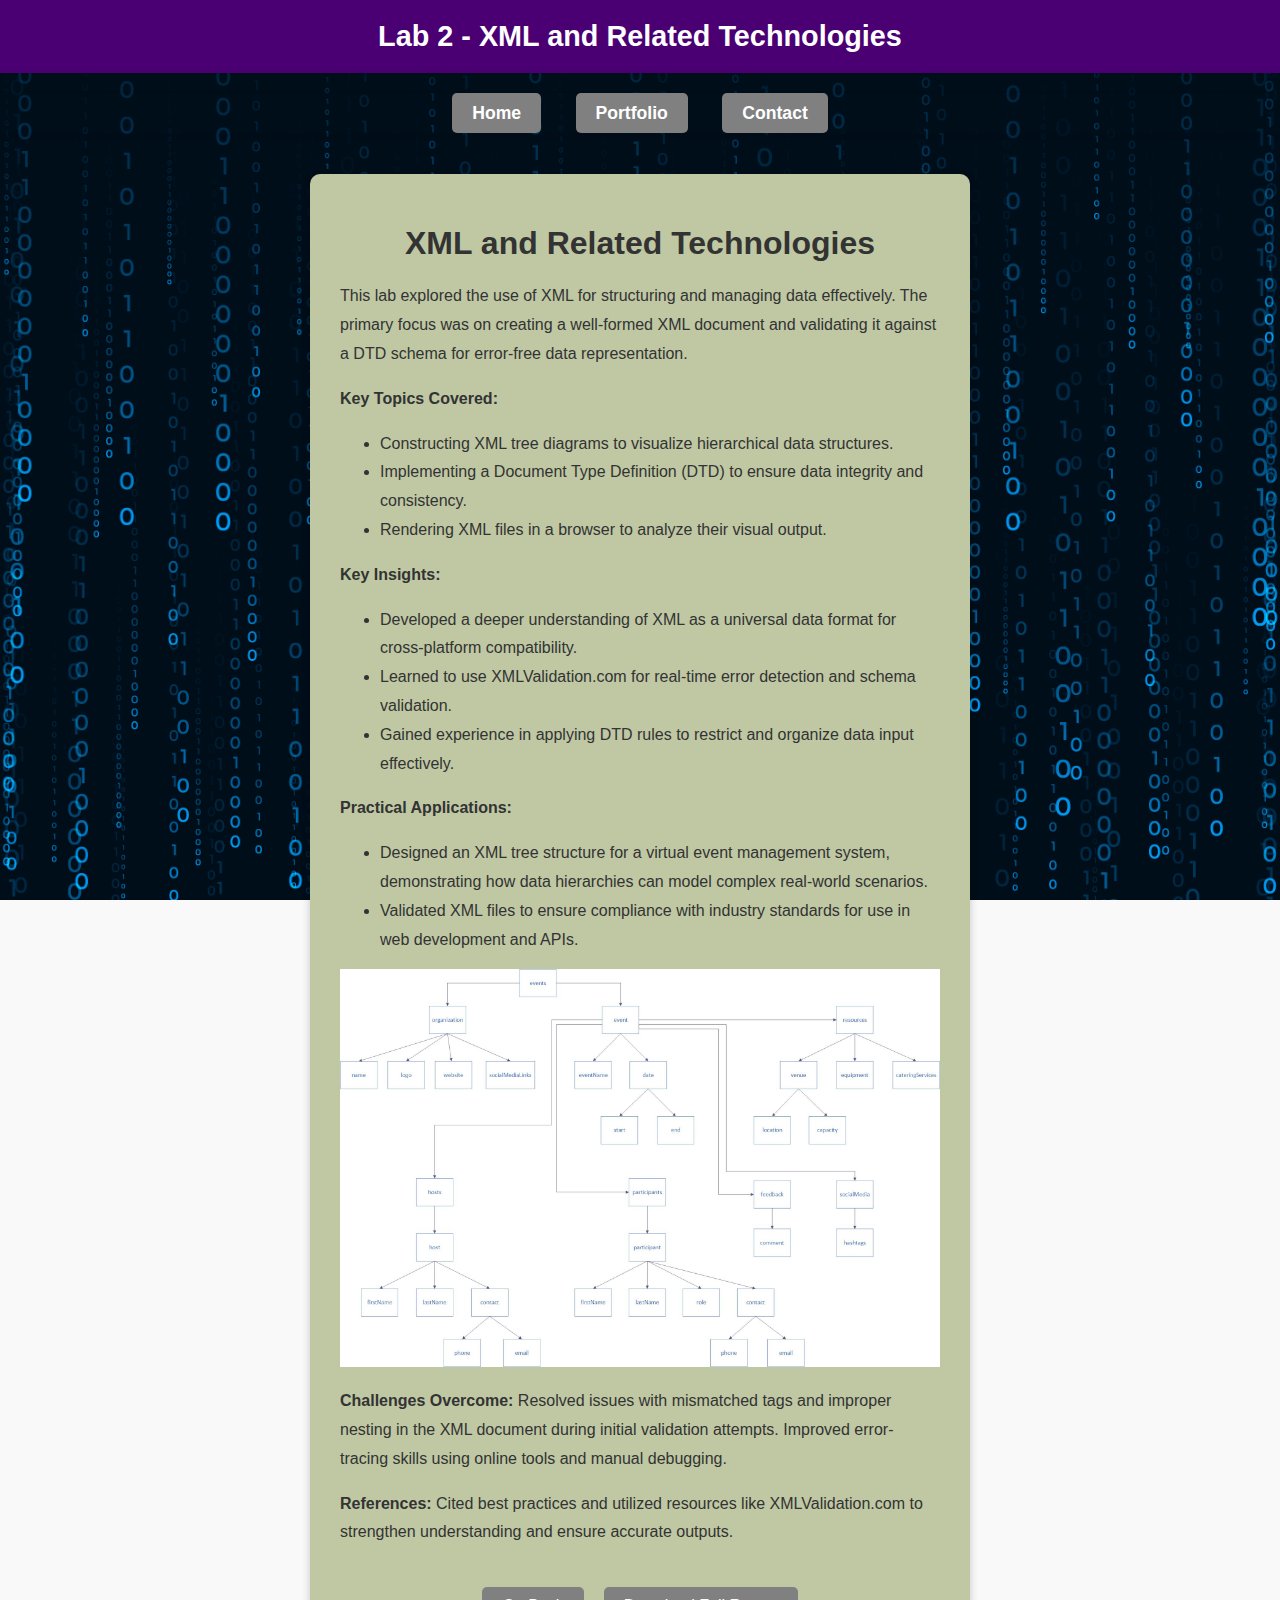
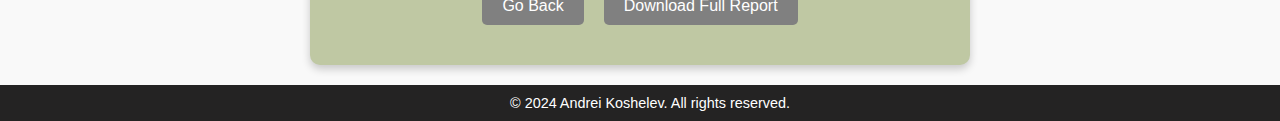
<file: labs/lab2.html>
<!DOCTYPE html>
<html lang="en">
<head>
    <meta charset="UTF-8">
    <meta name="viewport" content="width=device-width, initial-scale=1.0">
    <title>Lab 2 - XML and Related Technologies</title>
    <link rel="stylesheet" href="../css/styles.css">
</head>
<body>
    <header>
        Lab 2 - XML and Related Technologies
    </header>

    <nav>
        <ul>
            <li><a href="../index.html">Home</a></li>
            <li><a href="../portfolio.html">Portfolio</a></li>
            <li><a href="../contact.html">Contact</a></li>
        </ul>
    </nav>

    <main>
        <div class="container">
            <h1>XML and Related Technologies</h1>
            <p>
                This lab explored the use of XML for structuring and managing data effectively. The primary focus was on creating a well-formed XML document and validating it against a DTD schema for error-free data representation.
            </p>

            <p><strong>Key Topics Covered:</strong></p>
            <ul>
                <li>Constructing XML tree diagrams to visualize hierarchical data structures.</li>
                <li>Implementing a Document Type Definition (DTD) to ensure data integrity and consistency.</li>
                <li>Rendering XML files in a browser to analyze their visual output.</li>
            </ul>

            <p><strong>Key Insights:</strong></p>
            <ul>
                <li>Developed a deeper understanding of XML as a universal data format for cross-platform compatibility.</li>
                <li>Learned to use XMLValidation.com for real-time error detection and schema validation.</li>
                <li>Gained experience in applying DTD rules to restrict and organize data input effectively.</li>
            </ul>

            <p><strong>Practical Applications:</strong></p>
            <ul>
                <li>Designed an XML tree structure for a virtual event management system, demonstrating how data hierarchies can model complex real-world scenarios.</li>
                <li>Validated XML files to ensure compliance with industry standards for use in web development and APIs.</li>
            </ul>

            <img src="../images/lab2.jpg" alt="Lab 2 Screenshot" style="max-width:100%; height:auto;">

            <p><strong>Challenges Overcome:</strong> 
                Resolved issues with mismatched tags and improper nesting in the XML document during initial validation attempts. Improved error-tracing skills using online tools and manual debugging.
            </p>

            <p><strong>References:</strong> 
                Cited best practices and utilized resources like XMLValidation.com to strengthen understanding and ensure accurate outputs.
            </p>
            <div class="button-container">
                <button onclick="location.href='../portfolio.html'">Go Back</button>
                <button onclick="location.href='../assets/reports/Lab2.docx'" download>Download Full Report</button>
            </div>
        </div>
    </main>

    <footer>
        © 2024 Andrei Koshelev. All rights reserved.
    </footer>
</body>
</html>
</file>
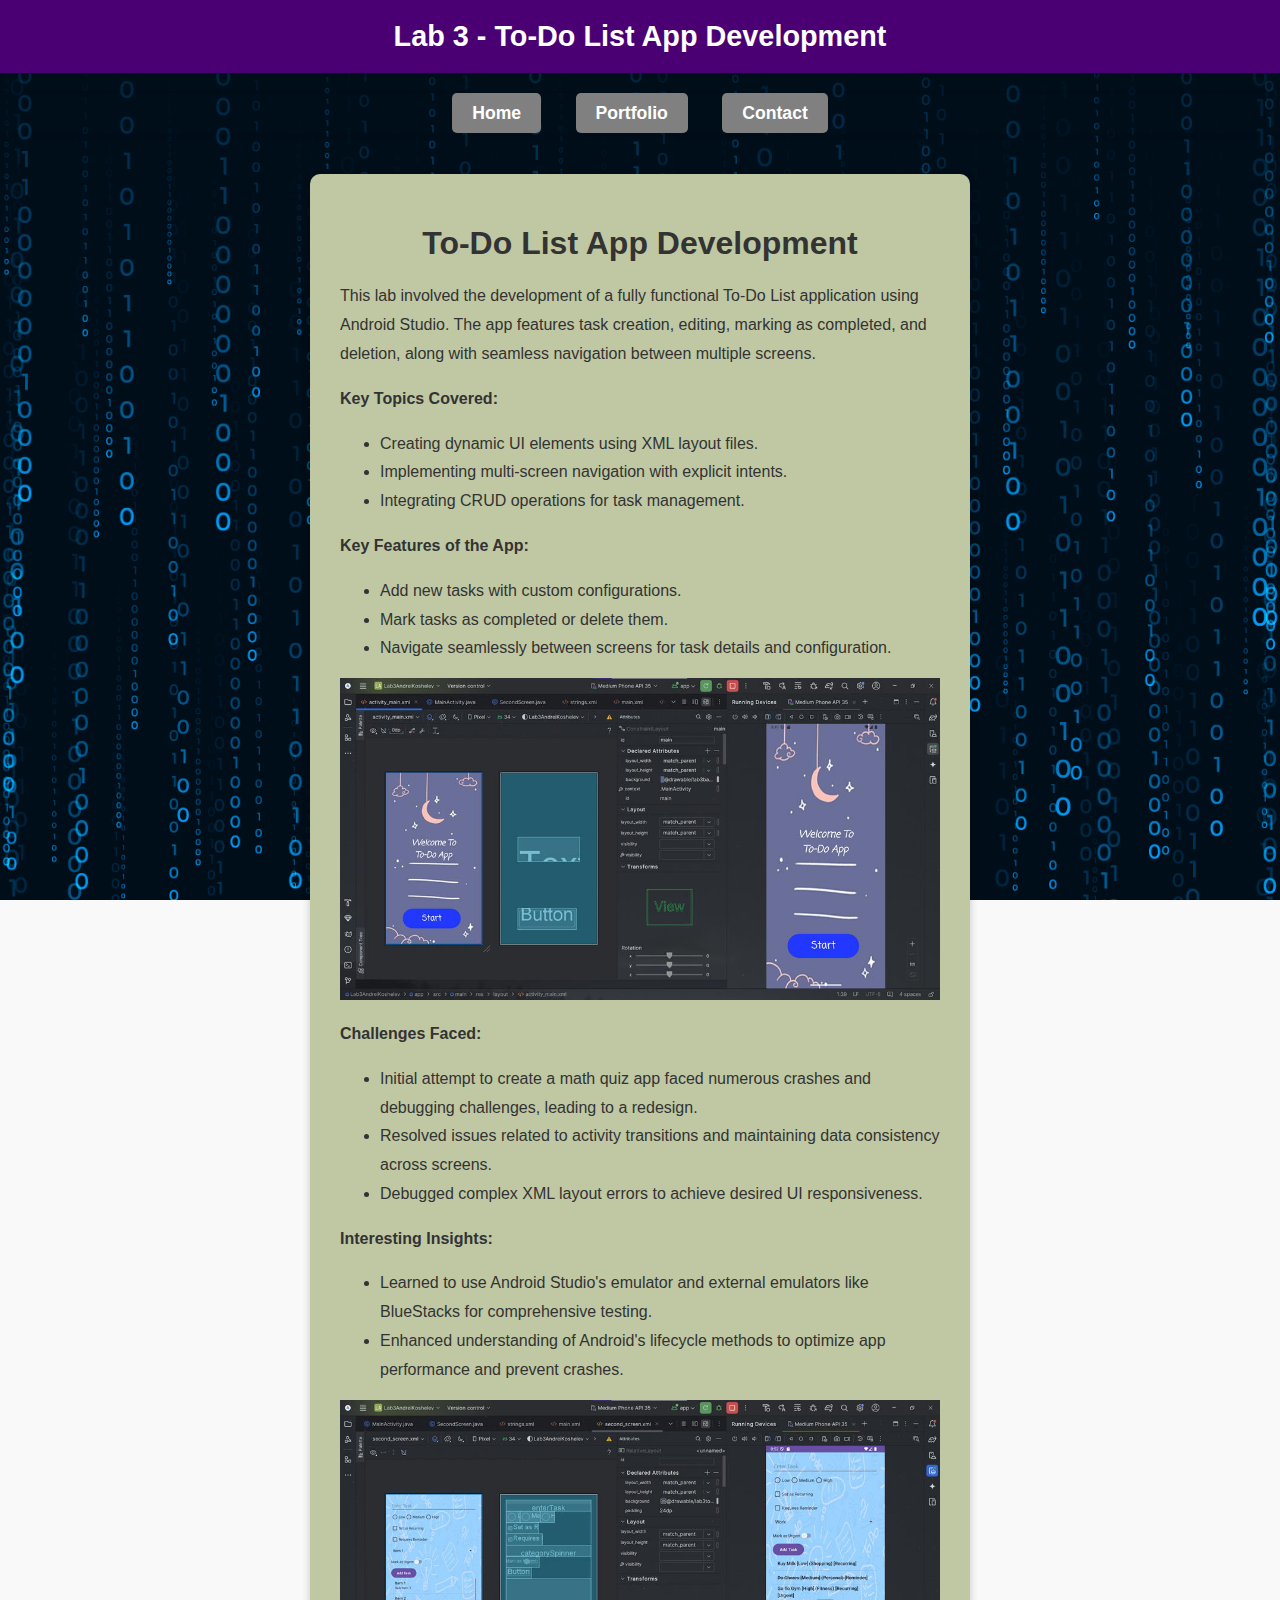
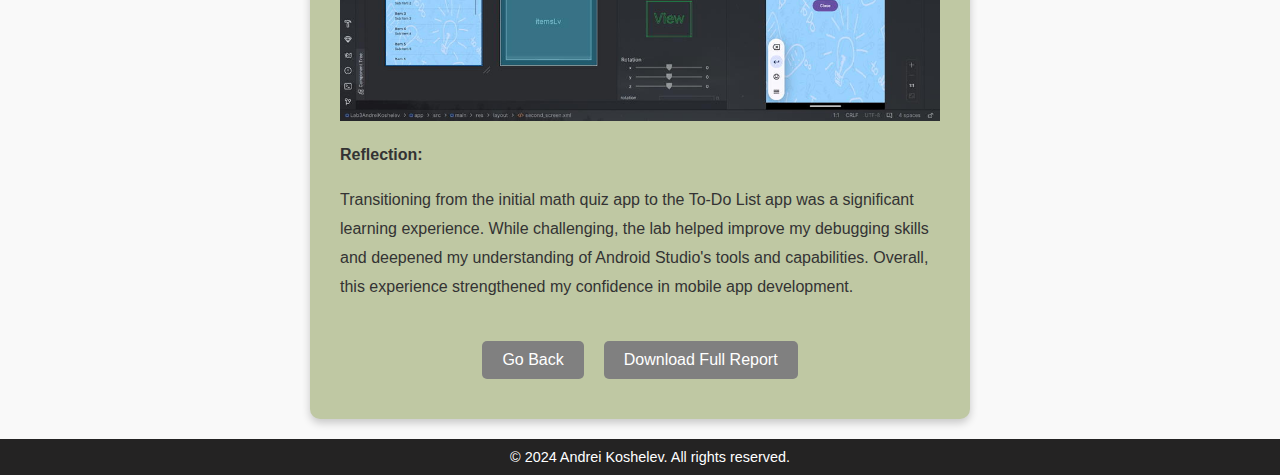
<file: labs/lab3.html>
<!DOCTYPE html>
<html lang="en">
<head>
    <meta charset="UTF-8">
    <meta name="viewport" content="width=device-width, initial-scale=1.0">
    <title>Lab 3 - To-Do List App Development</title>
    <link rel="stylesheet" href="../css/styles.css">
</head>
<body>
    <header>
        Lab 3 - To-Do List App Development
    </header>

    <nav>
        <ul>
            <li><a href="../index.html">Home</a></li>
            <li><a href="../portfolio.html">Portfolio</a></li>
            <li><a href="../contact.html">Contact</a></li>
        </ul>
    </nav>

    <main>
        <div class="container">
            <h1>To-Do List App Development</h1>
            <p>
                This lab involved the development of a fully functional To-Do List application using Android Studio. The app features task creation, editing, marking as completed, and deletion, along with seamless navigation between multiple screens.
            </p>

            <p><strong>Key Topics Covered:</strong></p>
            <ul>
                <li>Creating dynamic UI elements using XML layout files.</li>
                <li>Implementing multi-screen navigation with explicit intents.</li>
                <li>Integrating CRUD operations for task management.</li>
            </ul>

            <p><strong>Key Features of the App:</strong></p>
            <ul>
                <li>Add new tasks with custom configurations.</li>
                <li>Mark tasks as completed or delete them.</li>
                <li>Navigate seamlessly between screens for task details and configuration.</li>
            </ul>

            <img src="../images/lab3.1.jpg" alt="Lab 3 Screenshot" style="max-width:100%; height:auto;">

            <p><strong>Challenges Faced:</strong></p>
            <ul>
                <li>Initial attempt to create a math quiz app faced numerous crashes and debugging challenges, leading to a redesign.</li>
                <li>Resolved issues related to activity transitions and maintaining data consistency across screens.</li>
                <li>Debugged complex XML layout errors to achieve desired UI responsiveness.</li>
            </ul>

            <p><strong>Interesting Insights:</strong></p>
            <ul>
                <li>Learned to use Android Studio's emulator and external emulators like BlueStacks for comprehensive testing.</li>
                <li>Enhanced understanding of Android's lifecycle methods to optimize app performance and prevent crashes.</li>
            </ul>

            <img src="../images/lab3.2.jpg" alt="Lab 3 Screenshot" style="max-width:100%; height:auto;">

            <p><strong>Reflection:</strong></p>
            <p>
                Transitioning from the initial math quiz app to the To-Do List app was a significant learning experience. While challenging, the lab helped improve my debugging skills and deepened my understanding of Android Studio's tools and capabilities. Overall, this experience strengthened my confidence in mobile app development.
            </p>
            <div class="button-container">
                <button onclick="location.href='../portfolio.html'">Go Back</button>
                <button onclick="location.href='../assets/reports/Lab3.docx'" download>Download Full Report</button>
            </div>
        </div>
    </main>

    <footer>
        © 2024 Andrei Koshelev. All rights reserved.
    </footer>
</body>
</html>
</file>
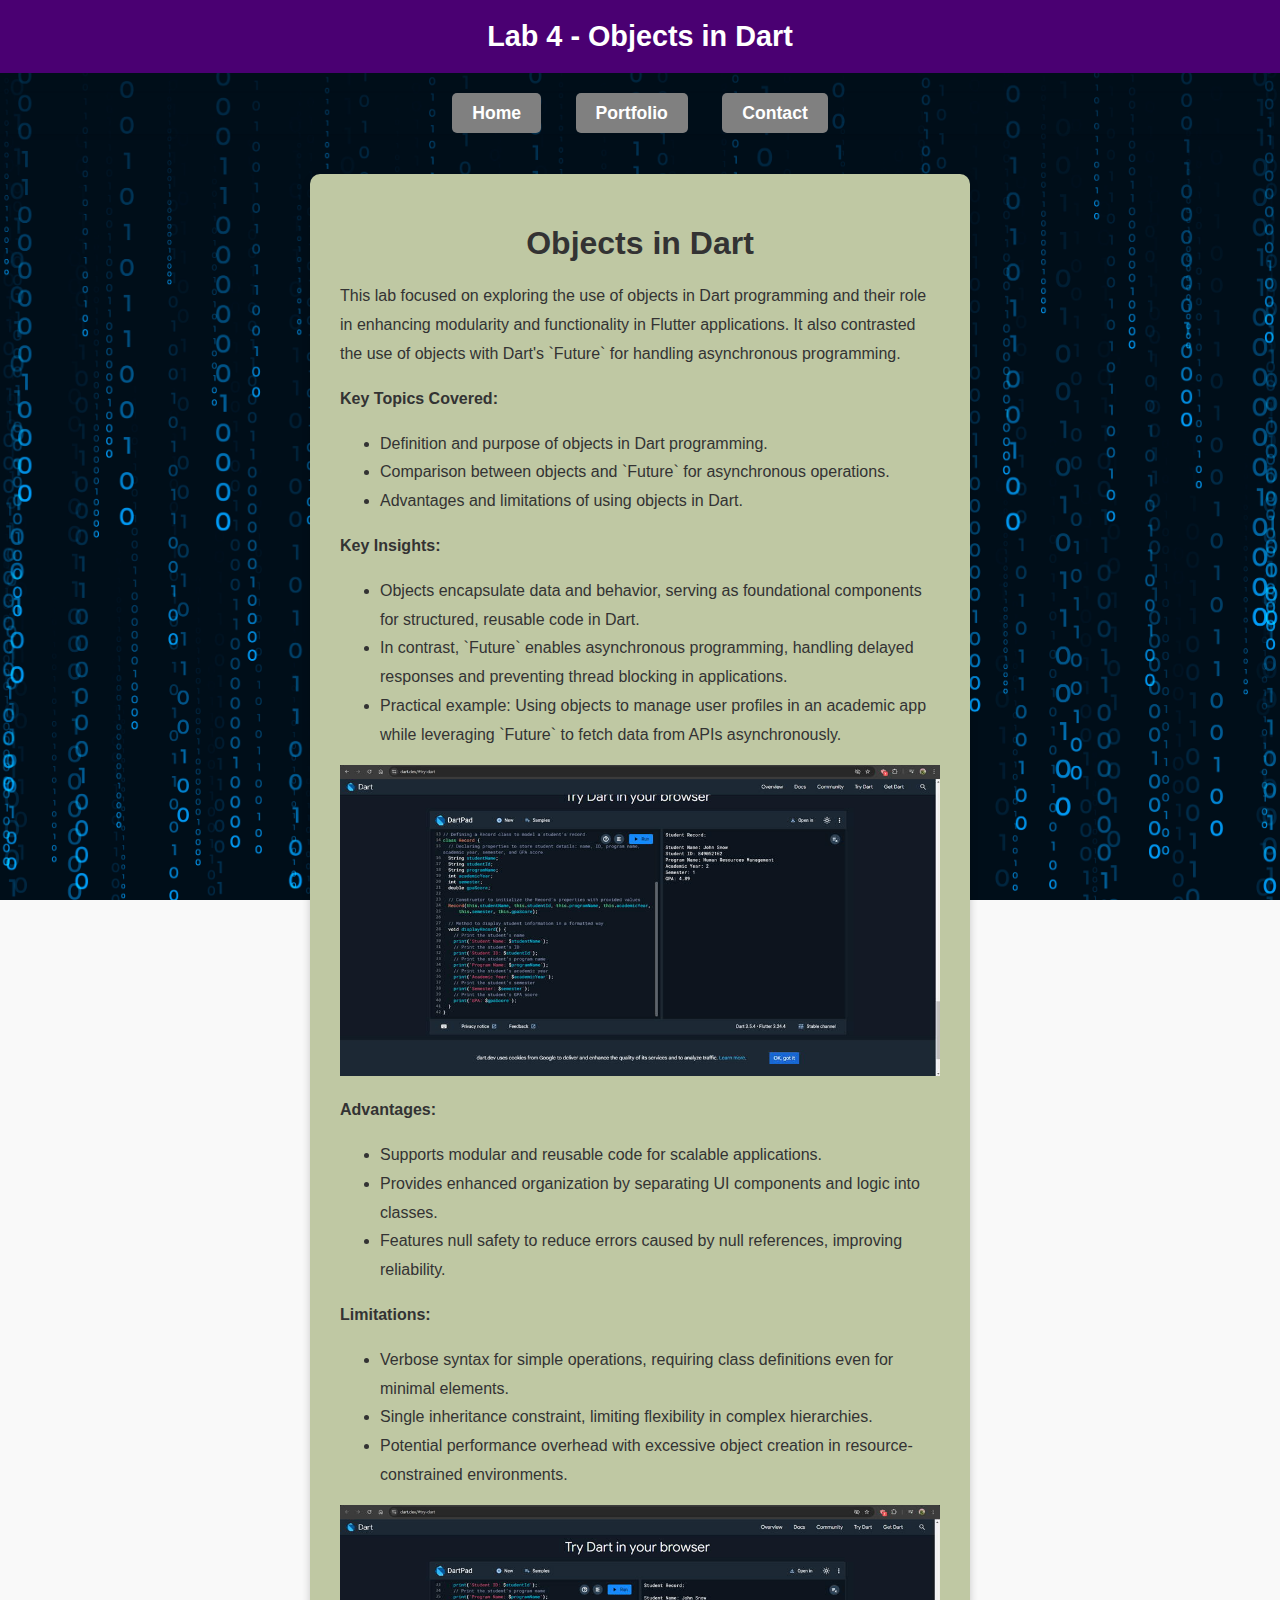
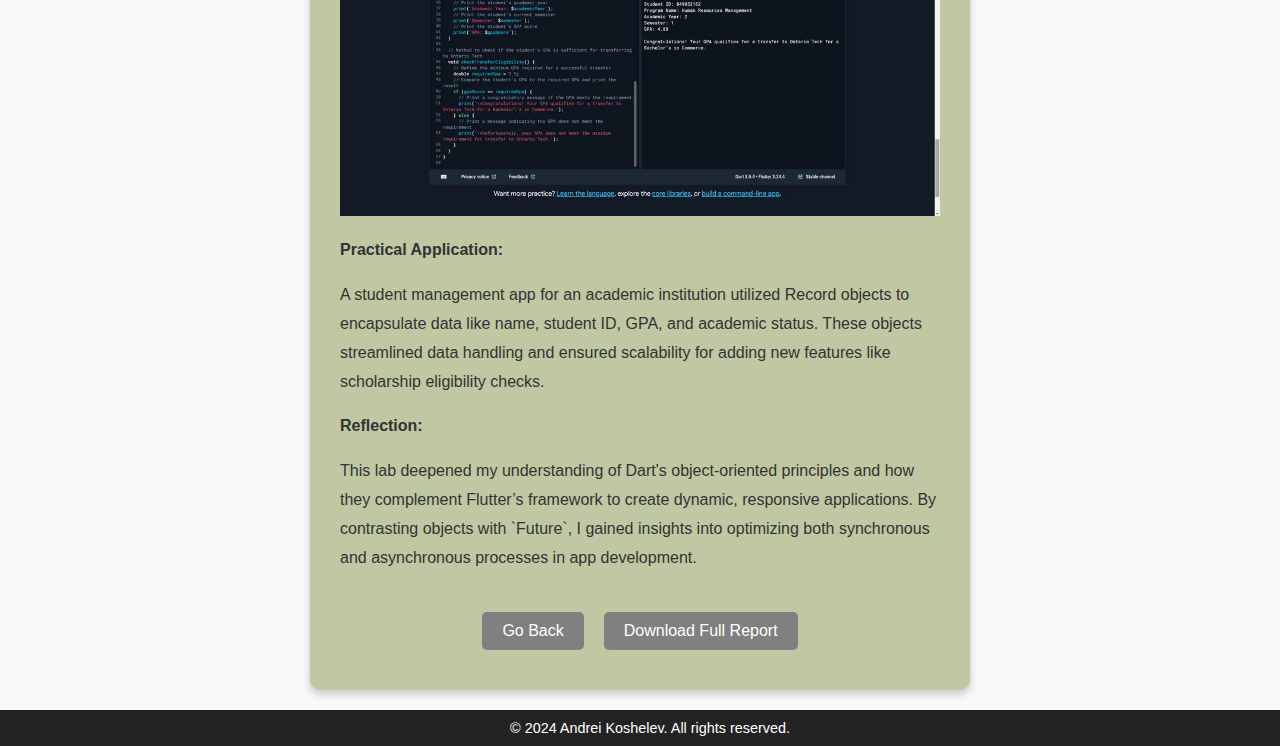
<file: labs/lab4.html>
<!DOCTYPE html>
<html lang="en">
<head>
    <meta charset="UTF-8">
    <meta name="viewport" content="width=device-width, initial-scale=1.0">
    <title>Lab 4 - Objects in Dart</title>
    <link rel="stylesheet" href="../css/styles.css">
</head>
<body>
    <header>
        Lab 4 - Objects in Dart
    </header>

    <nav>
        <ul>
            <li><a href="../index.html">Home</a></li>
            <li><a href="../portfolio.html">Portfolio</a></li>
            <li><a href="../contact.html">Contact</a></li>
        </ul>
    </nav>

    <main>
        <div class="container">
            <h1>Objects in Dart</h1>
            <p>
                This lab focused on exploring the use of objects in Dart programming and their role in enhancing modularity and functionality in Flutter applications. It also contrasted the use of objects with Dart's `Future` for handling asynchronous programming.
            </p>

            <p><strong>Key Topics Covered:</strong></p>
            <ul>
                <li>Definition and purpose of objects in Dart programming.</li>
                <li>Comparison between objects and `Future` for asynchronous operations.</li>
                <li>Advantages and limitations of using objects in Dart.</li>
            </ul>

            <p><strong>Key Insights:</strong></p>
            <ul>
                <li>Objects encapsulate data and behavior, serving as foundational components for structured, reusable code in Dart.</li>
                <li>In contrast, `Future` enables asynchronous programming, handling delayed responses and preventing thread blocking in applications.</li>
                <li>Practical example: Using objects to manage user profiles in an academic app while leveraging `Future` to fetch data from APIs asynchronously.</li>
            </ul>

            <img src="../images/lab4.1.jpg" alt="Lab 4 Screenshot" style="max-width:100%; height:auto;">

            <p><strong>Advantages:</strong></p>
            <ul>
                <li>Supports modular and reusable code for scalable applications.</li>
                <li>Provides enhanced organization by separating UI components and logic into classes.</li>
                <li>Features null safety to reduce errors caused by null references, improving reliability.</li>
            </ul>

            <p><strong>Limitations:</strong></p>
            <ul>
                <li>Verbose syntax for simple operations, requiring class definitions even for minimal elements.</li>
                <li>Single inheritance constraint, limiting flexibility in complex hierarchies.</li>
                <li>Potential performance overhead with excessive object creation in resource-constrained environments.</li>
            </ul>

            <img src="../images/lab4.2.jpg" alt="Lab 4 Screenshot" style="max-width:100%; height:auto;">

            <p><strong>Practical Application:</strong></p>
            <p>
                A student management app for an academic institution utilized Record objects to encapsulate data like name, student ID, GPA, and academic status. These objects streamlined data handling and ensured scalability for adding new features like scholarship eligibility checks.
            </p>

            <p><strong>Reflection:</strong></p>
            <p>
                This lab deepened my understanding of Dart's object-oriented principles and how they complement Flutter’s framework to create dynamic, responsive applications. By contrasting objects with `Future`, I gained insights into optimizing both synchronous and asynchronous processes in app development.
            </p>
            <div class="button-container">
                <button onclick="location.href='../portfolio.html'">Go Back</button>
                <button onclick="location.href='../assets/reports/Lab4.docx'" download>Download Full Report</button>
            </div>
        </div>
    </main>

    <footer>
        © 2024 Andrei Koshelev. All rights reserved.
    </footer>
</body>
</html>
</file>
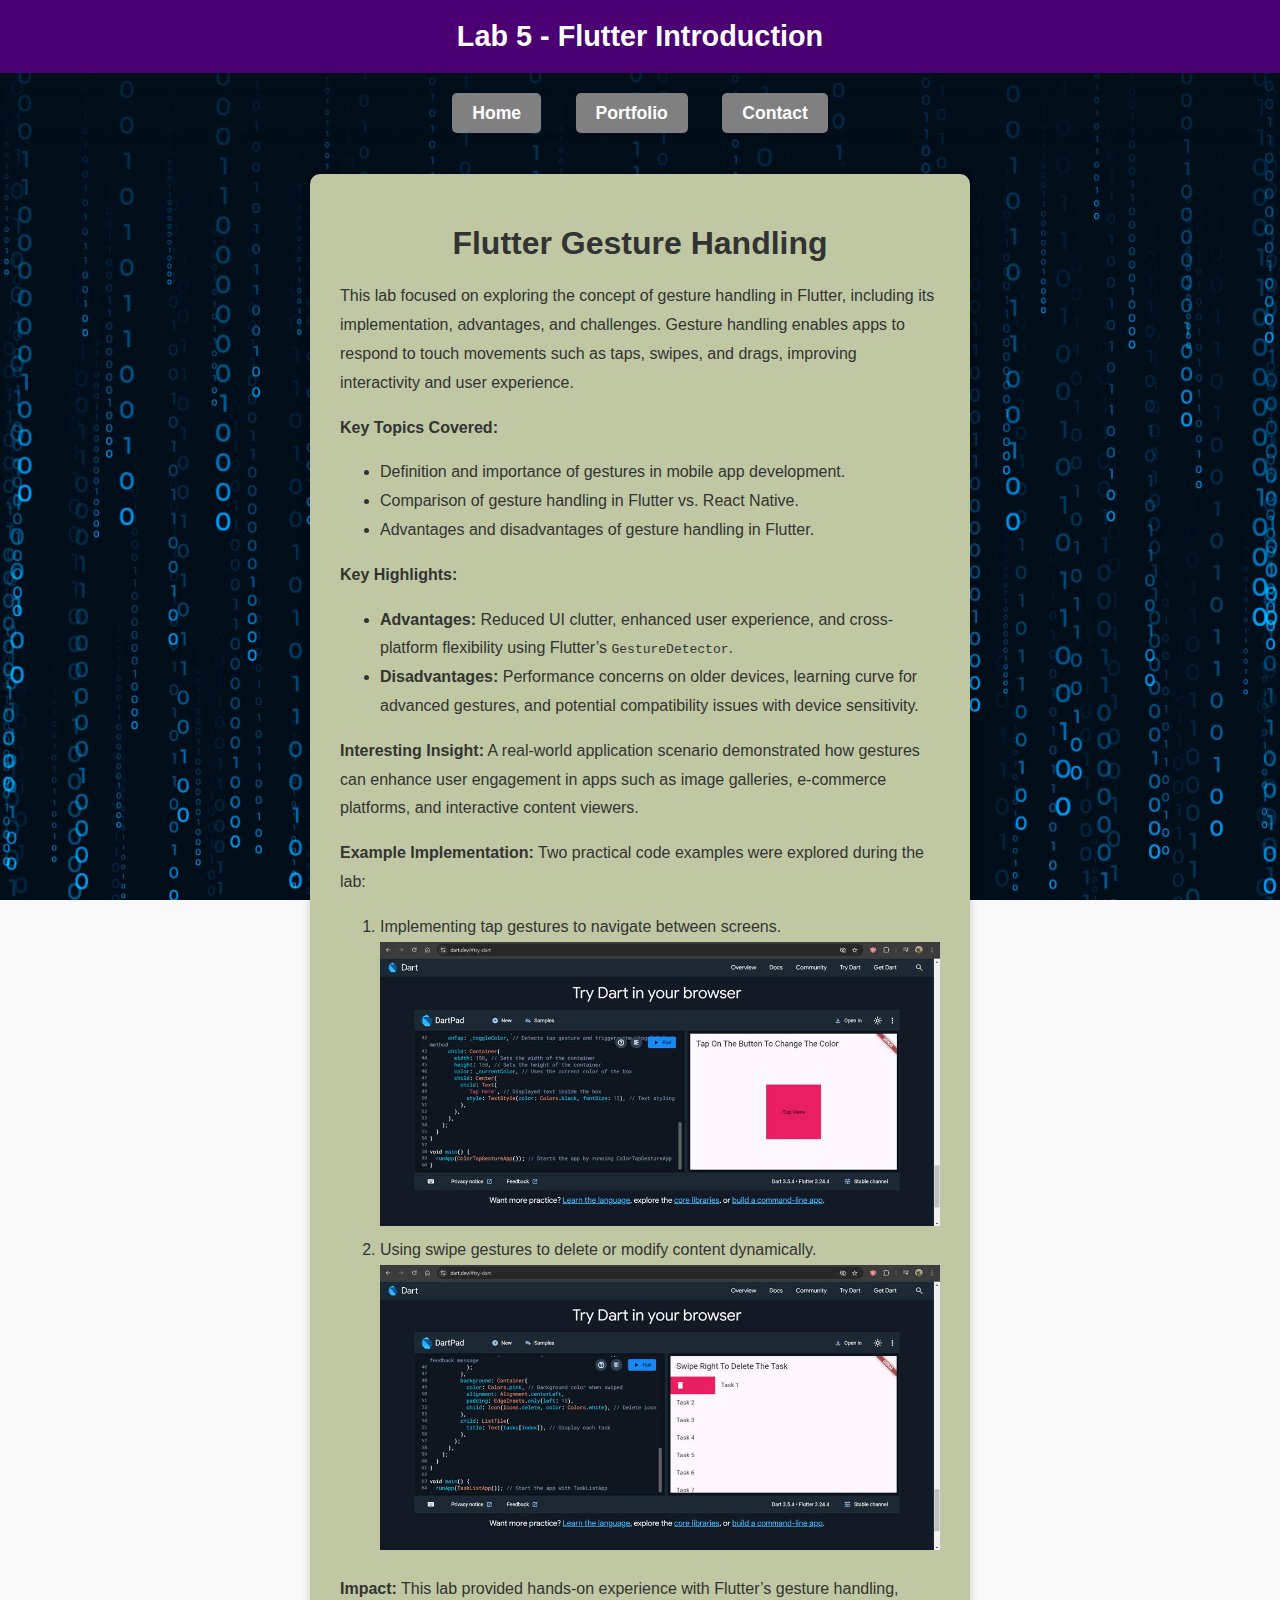
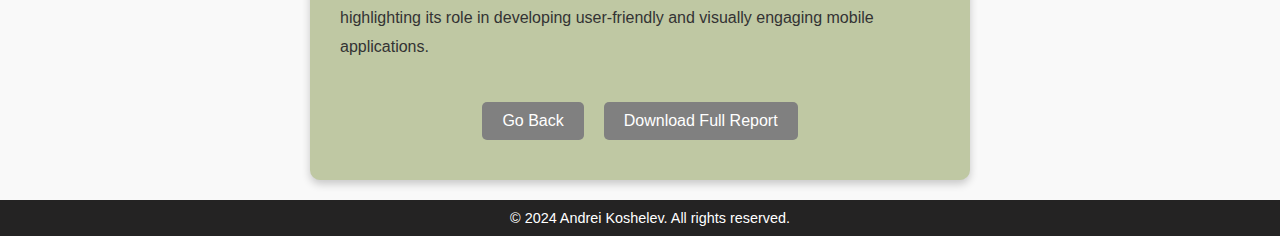
<file: labs/lab5.html>
<!DOCTYPE html>
<html lang="en">
<head>
    <meta charset="UTF-8">
    <meta name="viewport" content="width=device-width, initial-scale=1.0">
    <title>Lab 5 - Flutter Introduction</title>
    <link rel="stylesheet" href="../css/styles.css">
</head>
<body>
    <header>
        Lab 5 - Flutter Introduction
    </header>

    <nav>
        <ul>
            <li><a href="../index.html">Home</a></li>
            <li><a href="../portfolio.html">Portfolio</a></li>
            <li><a href="../contact.html">Contact</a></li>
        </ul>
    </nav>

    <main>
        <div class="container">
            <h1>Flutter Gesture Handling</h1>
            <p>
                This lab focused on exploring the concept of gesture handling in Flutter, including its implementation, advantages, and challenges. Gesture handling enables apps to respond to touch movements such as taps, swipes, and drags, improving interactivity and user experience.
            </p>

            <p><strong>Key Topics Covered:</strong></p>
            <ul>
                <li>Definition and importance of gestures in mobile app development.</li>
                <li>Comparison of gesture handling in Flutter vs. React Native.</li>
                <li>Advantages and disadvantages of gesture handling in Flutter.</li>
            </ul>

            <p><strong>Key Highlights:</strong></p>
            <ul>
                <li>
                    <strong>Advantages:</strong> Reduced UI clutter, enhanced user experience, and cross-platform flexibility using Flutter’s <code>GestureDetector</code>.
                </li>
                <li>
                    <strong>Disadvantages:</strong> Performance concerns on older devices, learning curve for advanced gestures, and potential compatibility issues with device sensitivity.
                </li>
            </ul>

            <p><strong>Interesting Insight:</strong> A real-world application scenario demonstrated how gestures can enhance user engagement in apps such as image galleries, e-commerce platforms, and interactive content viewers.</p>

            <p>
                <strong>Example Implementation:</strong> Two practical code examples were explored during the lab:
            </p>
            <ol>
                <li>Implementing tap gestures to navigate between screens.</li>

                <img src="../images/lab5.1.jpg" alt="Lab 5 Screenshot" style="max-width:100%; height:auto;">

                <li>Using swipe gestures to delete or modify content dynamically.</li>

                <img src="../images/lab5.2.jpg" alt="Lab 5 Screenshot" style="max-width:100%; height:auto;">
            </ol>

            <p>
                <strong>Impact:</strong> This lab provided hands-on experience with Flutter’s gesture handling, highlighting its role in developing user-friendly and visually engaging mobile applications.
            </p>
            <div class="button-container">
                <button onclick="location.href='../portfolio.html'">Go Back</button>
                <button onclick="location.href='../assets/reports/Lab5.docx'" download>Download Full Report</button>
            </div>
        </div>
    </main>

    <footer>
        © 2024 Andrei Koshelev. All rights reserved.
    </footer>
</body>
</html>
</file>
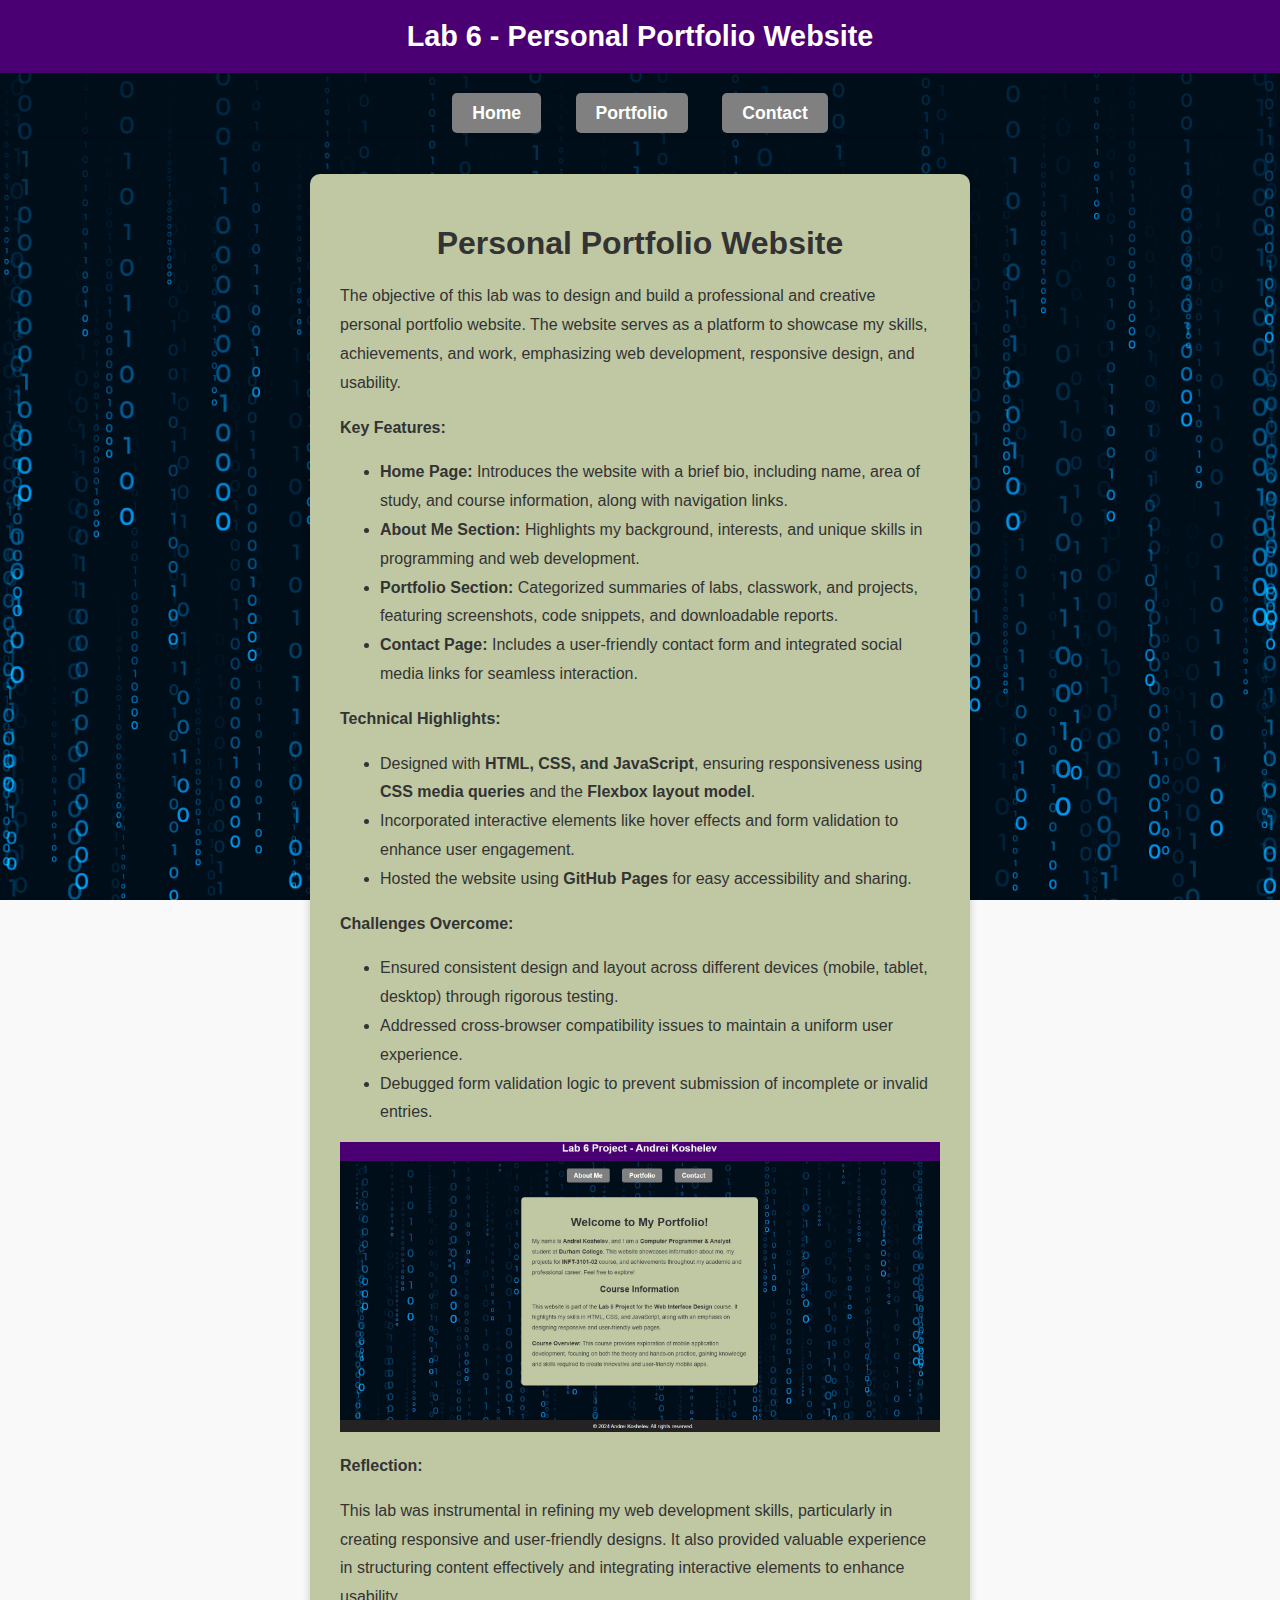
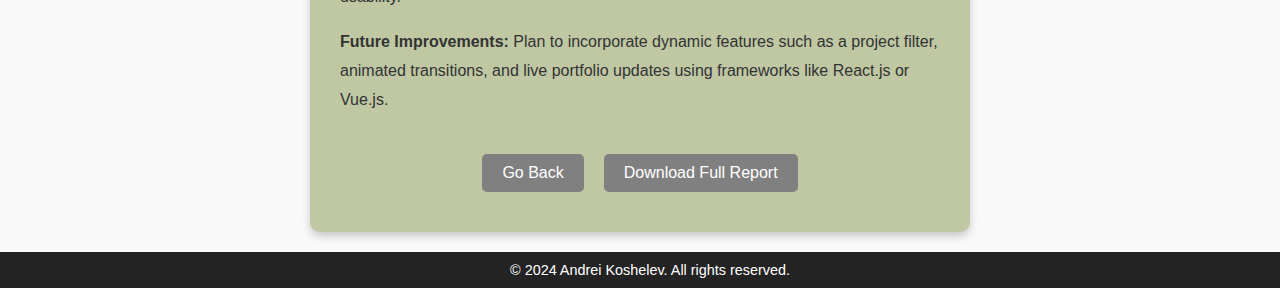
<file: labs/lab6.html>
<!DOCTYPE html>
<html lang="en">
<head>
    <meta charset="UTF-8">
    <meta name="viewport" content="width=device-width, initial-scale=1.0">
    <title>Lab 6 - Personal Portfolio Website</title>
    <link rel="stylesheet" href="../css/styles.css">
</head>
<body>
    <header>
        Lab 6 - Personal Portfolio Website
    </header>

    <nav>
        <ul>
            <li><a href="../index.html">Home</a></li>
            <li><a href="../portfolio.html">Portfolio</a></li>
            <li><a href="../contact.html">Contact</a></li>
        </ul>
    </nav>

    <main>
        <div class="container">
            <h1>Personal Portfolio Website</h1>
            <p>
                The objective of this lab was to design and build a professional and creative personal portfolio website. The website serves as a platform to showcase my skills, achievements, and work, emphasizing web development, responsive design, and usability.
            </p>

            <p><strong>Key Features:</strong></p>
            <ul>
                <li><strong>Home Page:</strong> Introduces the website with a brief bio, including name, area of study, and course information, along with navigation links.</li>
                <li><strong>About Me Section:</strong> Highlights my background, interests, and unique skills in programming and web development.</li>
                <li><strong>Portfolio Section:</strong> Categorized summaries of labs, classwork, and projects, featuring screenshots, code snippets, and downloadable reports.</li>
                <li><strong>Contact Page:</strong> Includes a user-friendly contact form and integrated social media links for seamless interaction.</li>
            </ul>

            <p><strong>Technical Highlights:</strong></p>
            <ul>
                <li>Designed with <strong>HTML, CSS, and JavaScript</strong>, ensuring responsiveness using <strong>CSS media queries</strong> and the <strong>Flexbox layout model</strong>.</li>
                <li>Incorporated interactive elements like hover effects and form validation to enhance user engagement.</li>
                <li>Hosted the website using <strong>GitHub Pages</strong> for easy accessibility and sharing.</li>
            </ul>

            <p><strong>Challenges Overcome:</strong></p>
            <ul>
                <li>Ensured consistent design and layout across different devices (mobile, tablet, desktop) through rigorous testing.</li>
                <li>Addressed cross-browser compatibility issues to maintain a uniform user experience.</li>
                <li>Debugged form validation logic to prevent submission of incomplete or invalid entries.</li>
            </ul>

            <img src="../images/lab6.jpg" alt="Lab 6 Screenshot" style="max-width:100%; height:auto;">

            <p><strong>Reflection:</strong></p>
            <p>
                This lab was instrumental in refining my web development skills, particularly in creating responsive and user-friendly designs. It also provided valuable experience in structuring content effectively and integrating interactive elements to enhance usability.
            </p>

            <p><strong>Future Improvements:</strong> 
                Plan to incorporate dynamic features such as a project filter, animated transitions, and live portfolio updates using frameworks like React.js or Vue.js.
            </p>
            <div class="button-container">
                <button onclick="location.href='../portfolio.html'">Go Back</button>
                <button onclick="location.href='../assets/reports/Lab6.doc'" download>Download Full Report</button>
            </div>
        </div>
    </main>

    <footer>
        © 2024 Andrei Koshelev. All rights reserved.
    </footer>
</body>
</html>
</file>
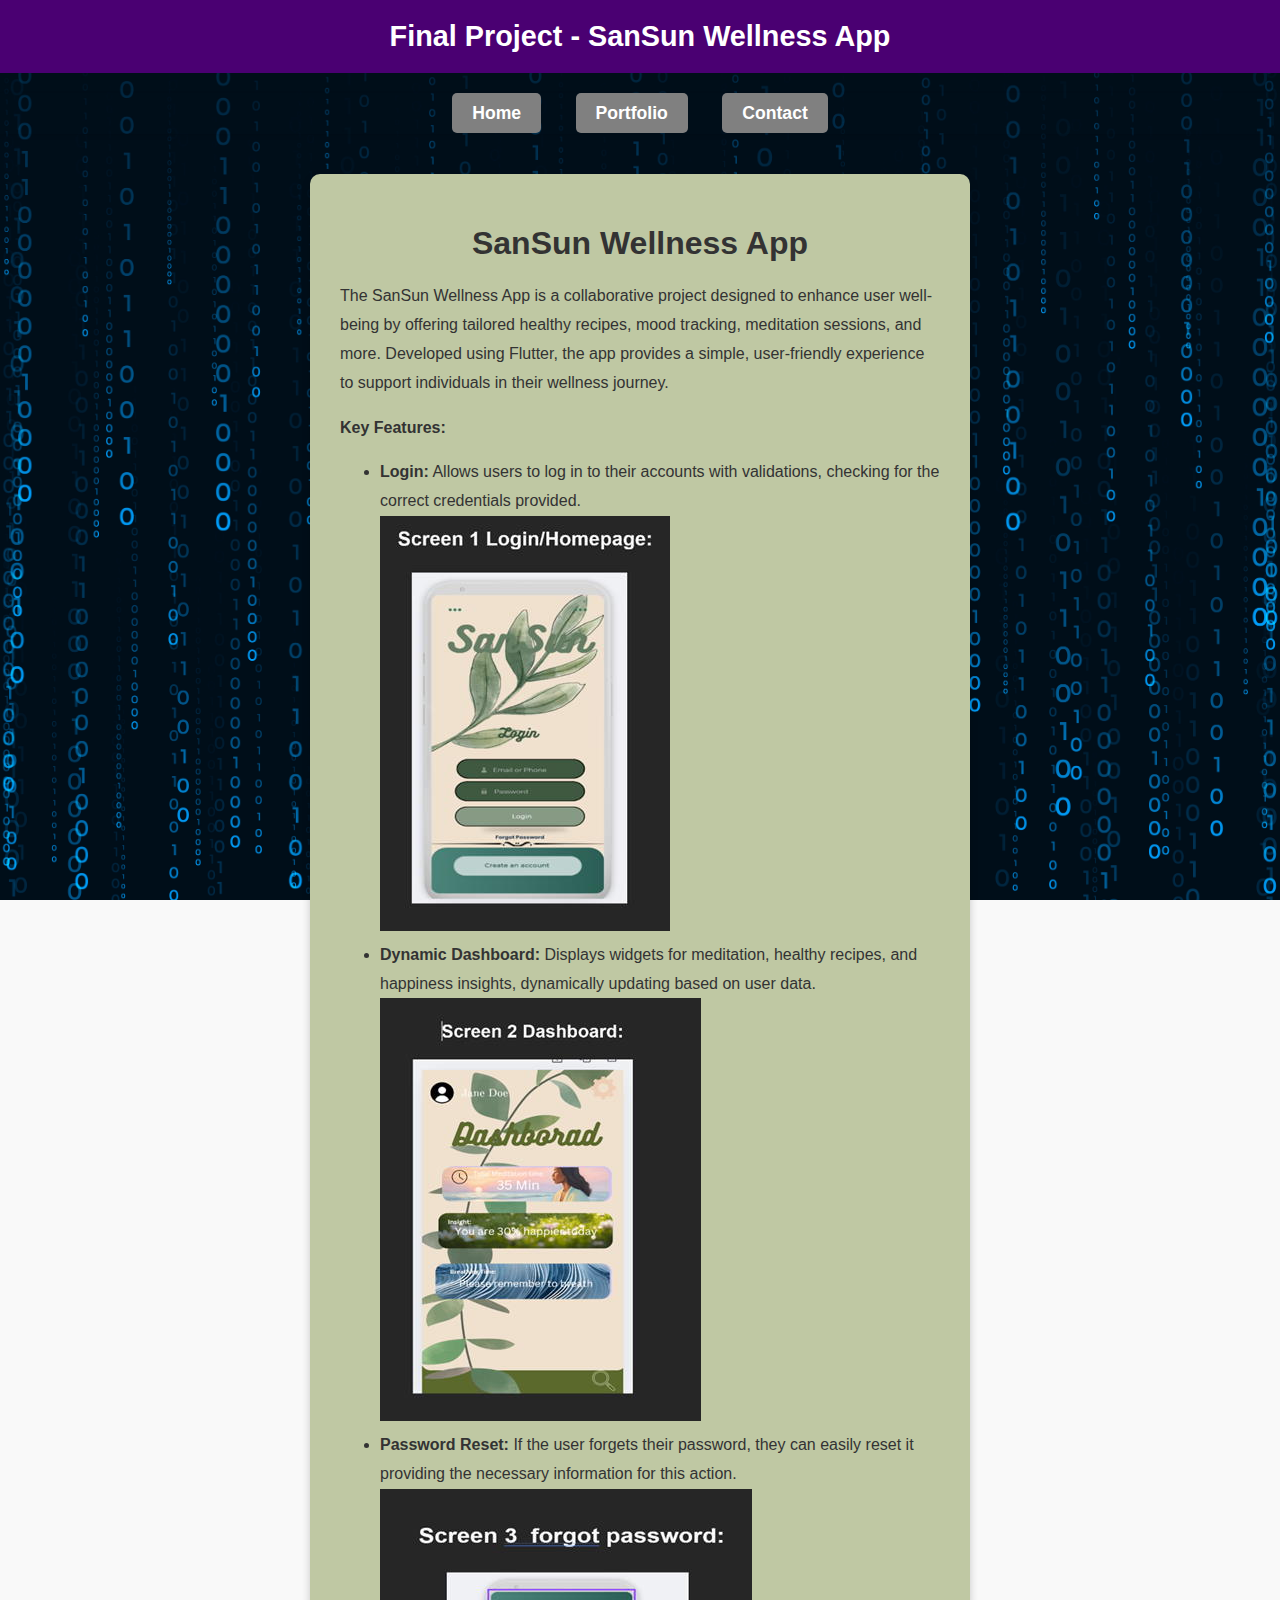
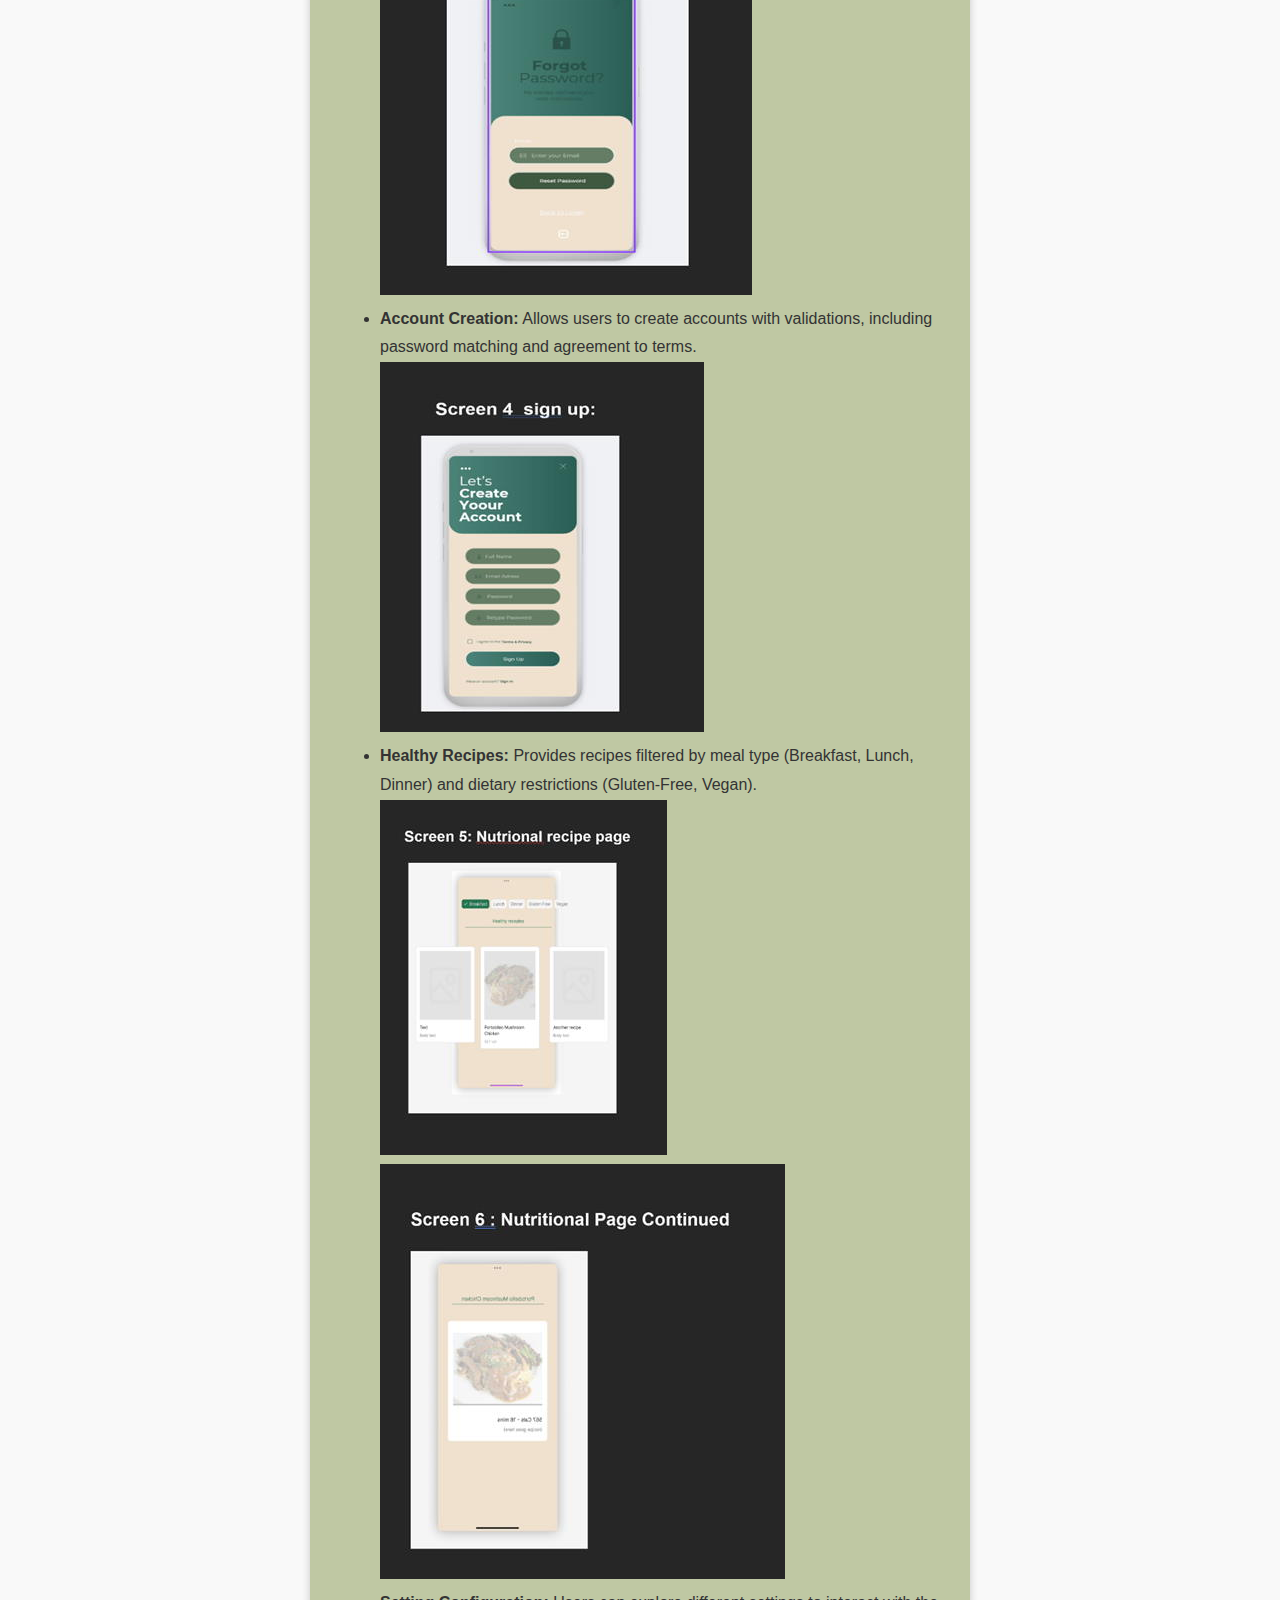
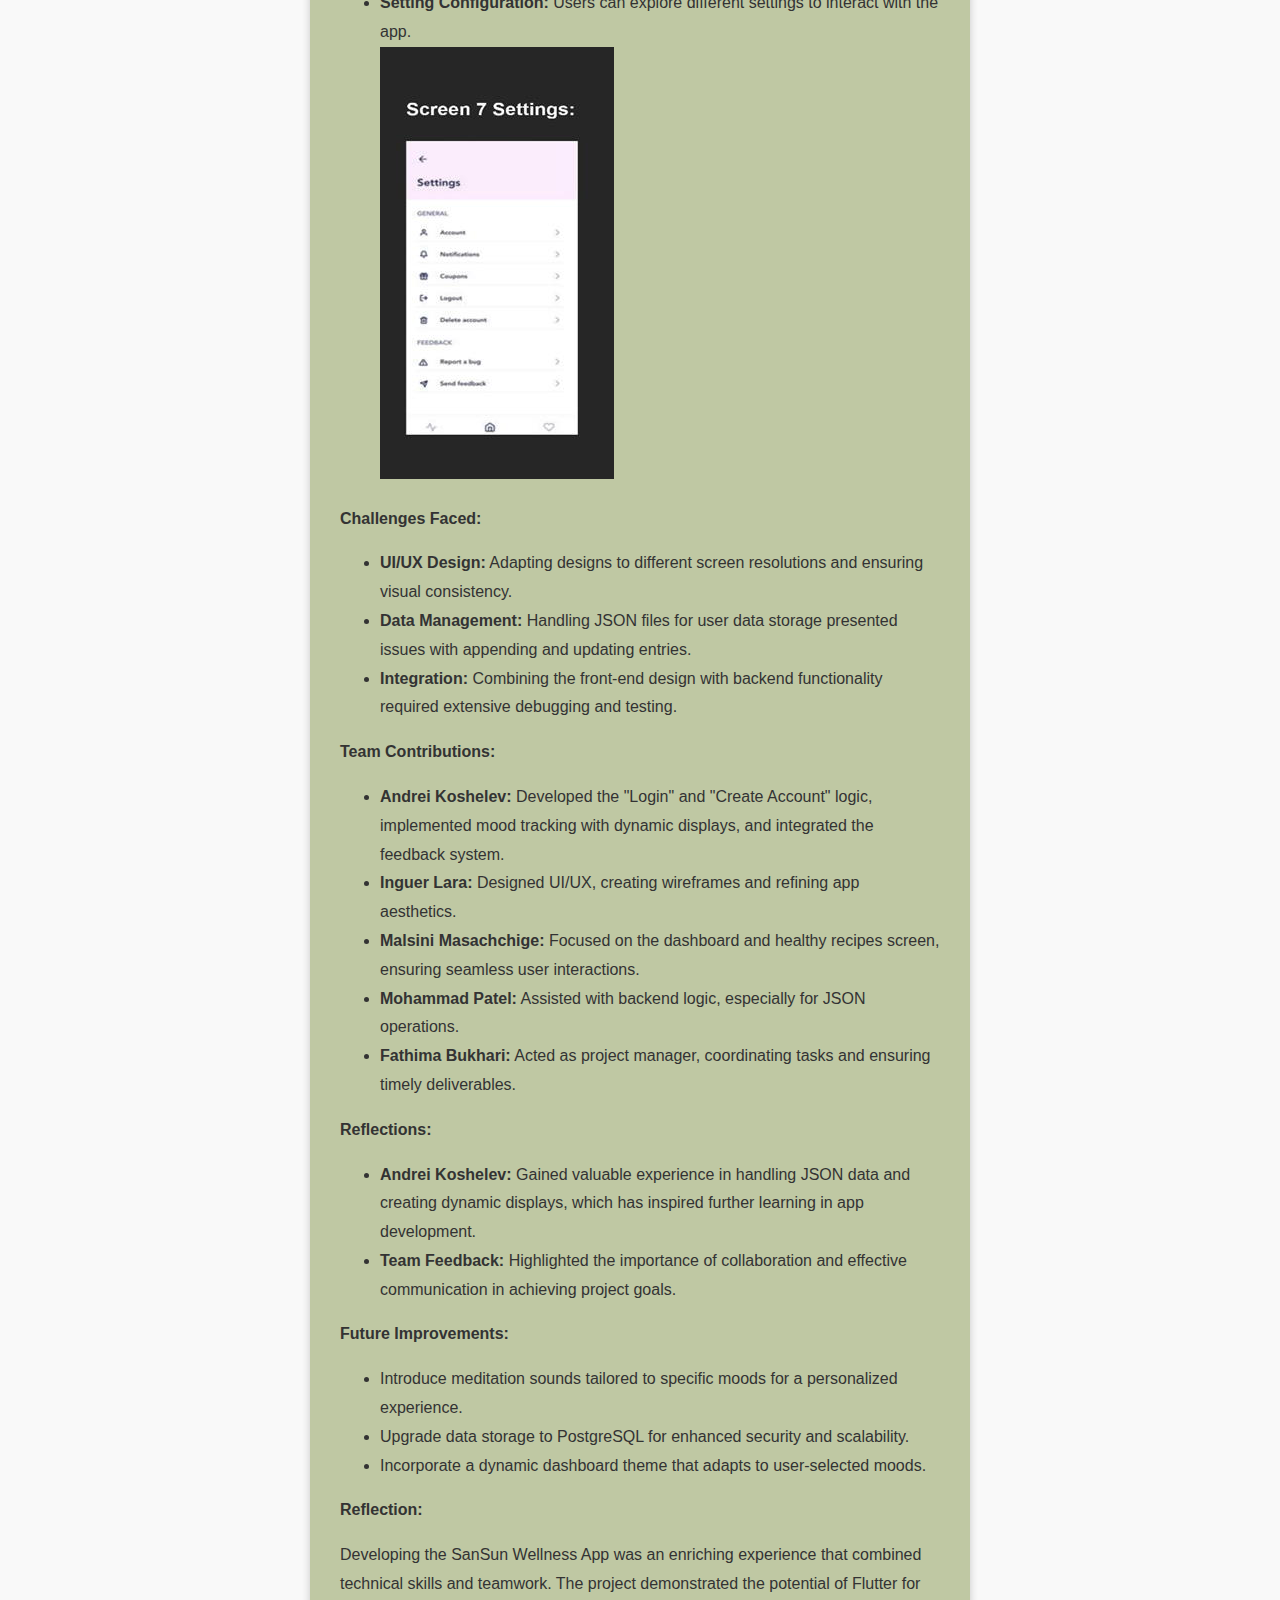
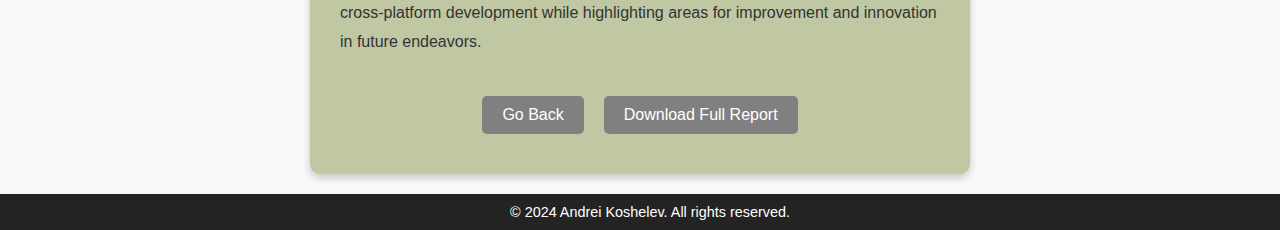
<file: project/final_project.html>
<!DOCTYPE html>
<html lang="en">
<head>
    <meta charset="UTF-8">
    <meta name="viewport" content="width=device-width, initial-scale=1.0">
    <title>Final Project - SanSun Wellness App</title>
    <link rel="stylesheet" href="../css/styles.css">
</head>
<body>
    <header>
        Final Project - SanSun Wellness App
    </header>

    <nav>
        <ul>
            <li><a href="../index.html">Home</a></li>
            <li><a href="../portfolio.html">Portfolio</a></li>
            <li><a href="../contact.html">Contact</a></li>
        </ul>
    </nav>

    <main>
        <div class="container">
            <h1>SanSun Wellness App</h1>
            <p>
                The SanSun Wellness App is a collaborative project designed to enhance user well-being by offering tailored healthy recipes, mood tracking, meditation sessions, and more. Developed using Flutter, the app provides a simple, user-friendly experience to support individuals in their wellness journey.
            </p>

            <p><strong>Key Features:</strong></p>
            <ul>
                <li><strong>Login:</strong> Allows users to log in to their accounts with validations, checking for the correct credentials provided.</li>
                
                <img src="../images/finalproject1.jpg" alt="Final Project Screenshot" style="max-width:100%; height:auto;">

                <li><strong>Dynamic Dashboard:</strong> Displays widgets for meditation, healthy recipes, and happiness insights, dynamically updating based on user data.</li>
                
                <img src="../images/finalproject2.jpg" alt="Final Project Screenshot" style="max-width:100%; height:auto;">
                
                <li><strong>Password Reset:</strong> If the user forgets their password, they can easily reset it providing the necessary information for this action.</li>
                
                <img src="../images/finalproject3.jpg" alt="Final Project Screenshot" style="max-width:100%; height:auto;">
                
                <li><strong>Account Creation:</strong> Allows users to create accounts with validations, including password matching and agreement to terms.</li>

                <img src="../images/finalproject4.jpg" alt="Final Project Screenshot" style="max-width:100%; height:auto;">

                <li><strong>Healthy Recipes:</strong> Provides recipes filtered by meal type (Breakfast, Lunch, Dinner) and dietary restrictions (Gluten-Free, Vegan).</li>
                
                <img src="../images/finalproject5.jpg" alt="Final Project Screenshot" style="max-width:100%; height:auto;"><br/>
                <img src="../images/finalproject6.jpg" alt="Final Project Screenshot" style="max-width:100%; height:auto;">
                
                <li><strong>Setting Configuration:</strong> Users can explore different settings to interact with the app.</li>
            
                <img src="../images/finalproject7.jpg" alt="Final Project Screenshot" style="max-width:100%; height:auto;">

            </ul>

            <p><strong>Challenges Faced:</strong></p>
            <ul>
                <li><strong>UI/UX Design:</strong> Adapting designs to different screen resolutions and ensuring visual consistency.</li>
                <li><strong>Data Management:</strong> Handling JSON files for user data storage presented issues with appending and updating entries.</li>
                <li><strong>Integration:</strong> Combining the front-end design with backend functionality required extensive debugging and testing.</li>
            </ul>

            <p><strong>Team Contributions:</strong></p>
            <ul>
                <li><strong>Andrei Koshelev:</strong> Developed the "Login" and "Create Account" logic, implemented mood tracking with dynamic displays, and integrated the feedback system.</li>
                <li><strong>Inguer Lara:</strong> Designed UI/UX, creating wireframes and refining app aesthetics.</li>
                <li><strong>Malsini Masachchige:</strong> Focused on the dashboard and healthy recipes screen, ensuring seamless user interactions.</li>
                <li><strong>Mohammad Patel:</strong> Assisted with backend logic, especially for JSON operations.</li>
                <li><strong>Fathima Bukhari:</strong> Acted as project manager, coordinating tasks and ensuring timely deliverables.</li>
            </ul>

            <p><strong>Reflections:</strong></p>
            <ul>
                <li><strong>Andrei Koshelev:</strong> Gained valuable experience in handling JSON data and creating dynamic displays, which has inspired further learning in app development.</li>
                <li><strong>Team Feedback:</strong> Highlighted the importance of collaboration and effective communication in achieving project goals.</li>
            </ul>

            <p><strong>Future Improvements:</strong></p>
            <ul>
                <li>Introduce meditation sounds tailored to specific moods for a personalized experience.</li>
                <li>Upgrade data storage to PostgreSQL for enhanced security and scalability.</li>
                <li>Incorporate a dynamic dashboard theme that adapts to user-selected moods.</li>
            </ul>

            <p><strong>Reflection:</strong></p>
            <p>
                Developing the SanSun Wellness App was an enriching experience that combined technical skills and teamwork. The project demonstrated the potential of Flutter for cross-platform development while highlighting areas for improvement and innovation in future endeavors.
            </p>
            <div class="button-container">
                <button onclick="location.href='../portfolio.html'">Go Back</button>
                <button onclick="location.href='../assets/reports/INFT3101_FinalProject.docx'" download>Download Full Report</button>
            </div>
        </div>
    </main>

    <footer>
        © 2024 Andrei Koshelev. All rights reserved.
    </footer>
</body>
</html>
</file>
<file: css/styles.css>
/* General Styling */
body {
    font-family: Arial, sans-serif;
    margin: 0;
    padding: 0;
    background: url('../images/background.jpg') no-repeat center center fixed;
    background-size: cover;
    background-color: #f9f9f9;
    color: #333;
    display: flex;
    flex-direction: column;
    min-height: 100vh;
}

/* Header Styling */
header {
    background-color: #4a0072; /* Darker Purple */
    color: white;
    padding: 20px;
    text-align: center;
    font-size: 1.8em;
    font-weight: bold;
}

/* Footer Styling */
footer {
    background-color: rgb(36, 35, 35);
    color: white;
    text-align: center;
    padding: 10px;
    font-size: 0.9em;
    position: relative;
    width: 100%;
    bottom: 0;
    margin-top: auto; /* Pushes footer to the bottom of the page */
}

/* Center Headers */
.container h1, .container h2, .container h3 {
    text-align: center; /* Keep headers centered */
    margin-bottom: 20px;
}

/* Align Main Text to the Left */
.container p, .container ul, .container ol, .container blockquote {
    text-align: left; /* Align main text to the left */
    margin-bottom: 15px;
    line-height: 1.8;
}

/* Navigation Styling */
nav {
    /* background-color: #f1f1f1; */
    padding: 10px 0;
    text-align: center;
    box-shadow: 0px 2px 4px rgba(0, 0, 0, 0.1);
    margin-top: 20px; /* Added space between header and links */
    margin-bottom: 20px; /* Space between nav and main content */
}

nav ul {
    list-style-type: none;
    margin: 0;
    padding: 0;
}

nav ul li {
    display: inline-block;
    margin: 0 15px;
}

nav ul li a {
    text-decoration: none;
    font-size: 1.1em;
    color: white;
    font-weight: bold;
    padding: 10px 20px; /* Added padding for button effect */
    background-color: #808080; /* Gray Background */
    border-radius: 5px; /* Rounded corners */
    transition: background-color 0.3s ease, transform 0.2s ease;
}

nav ul li a:hover {
    background-color: #666666; /* Darker Gray on Hover */
    transform: scale(1.05); /* Slightly enlarge on hover */
    color: #f1f1f1; /* Ensure text remains readable */
}

/* Main Content Container */
.container {
    background-color: #bfc8a3; /* Light Blue Background */
    margin: 20px auto;
    padding: 30px;
    border-radius: 10px;
    box-shadow: 0px 4px 8px rgba(0, 0, 0, 0.2);
    max-width: 600px;
}


/* Buttons */
button {
    background-color: #808080; /* Grey background */
    color: white;
    border: none;
    padding: 10px 20px;
    border-radius: 5px;
    font-size: 1em;
    cursor: pointer;
    margin: 10px; /* Space between buttons */
    transition: background-color 0.3s ease, transform 0.2s ease;
}

button:hover {
    background-color: #666666; /* Darker grey on hover */
    transform: scale(1.05); /* Slight enlarge effect on hover */
}

/* Container for bottom-center alignment */
.button-container {
    display: flex;
    justify-content: center;
    align-items: center;
    margin-top: 30px; /* Add spacing between content and buttons */
}


/* Contact Form Styling */
form {
    display: flex;
    flex-direction: column; /* Align elements vertically */
    gap: 15px; /* Add spacing between elements */
    align-items: flex-start; /* Align all items to the left */
    width: 100%; /* Ensure form takes up full container width */
    max-width: 500px; /* Optional: Limit form width */
    margin: 0 auto; /* Center the form horizontally */
}

form label {
    display: flex;
    justify-content: space-between; /* Keep label and input aligned */
    width: 100%; /* Ensure label spans the full width */
}

form input, form textarea {
    width: 100%; /* Make inputs and textarea span the full width */
    padding: 8px;
    border: 1px solid #ccc;
    border-radius: 5px;
    font-size: 1em;
    box-sizing: border-box; /* Ensure padding doesn't affect width */
}

form textarea {
    resize: vertical; /* Allow resizing only vertically */
    height: 100px; /* Set a default height */
}

form button {
    align-self: flex-start; /* Align the button to the left */
    background-color: #808080; /* Gray button */
    color: white;
    border: none;
    padding: 10px 20px;
    border-radius: 5px;
    font-size: 1em;
    cursor: pointer;
    transition: background-color 0.3s ease, transform 0.2s ease;
}

form button:hover {
    background-color: #666666; /* Darker gray on hover */
    transform: scale(1.05); /* Slightly enlarge on hover */
}

/* Social Icons Styling */
.social-icons {
    margin-top: 20px;
    text-align: center;
}

.social-icons a {
    text-decoration: none;
    font-size: 2em; /* Icon size */
    color: #0077b5; /* LinkedIn Blue */
    margin: 10px;
    transition: color 0.3s ease, transform 0.2s ease;
}

.social-icons a:hover {
    color: #005582; /* Darker LinkedIn Blue on hover */
    transform: scale(1.1); /* Slightly enlarge on hover */
}

.card {
    border: 1px solid #ccc;
    border-radius: 10px;
    padding: 15px;
    margin: 15px 0;
    background-color: #f9f9f9;
    box-shadow: 0 4px 6px rgba(0, 0, 0, 0.1);
}
.card h3 {
    color: #4a0072;
}
.card a {
    color: #0077b5;
    text-decoration: none;
}
.card a:hover {
    text-decoration: underline;
}
</file>
